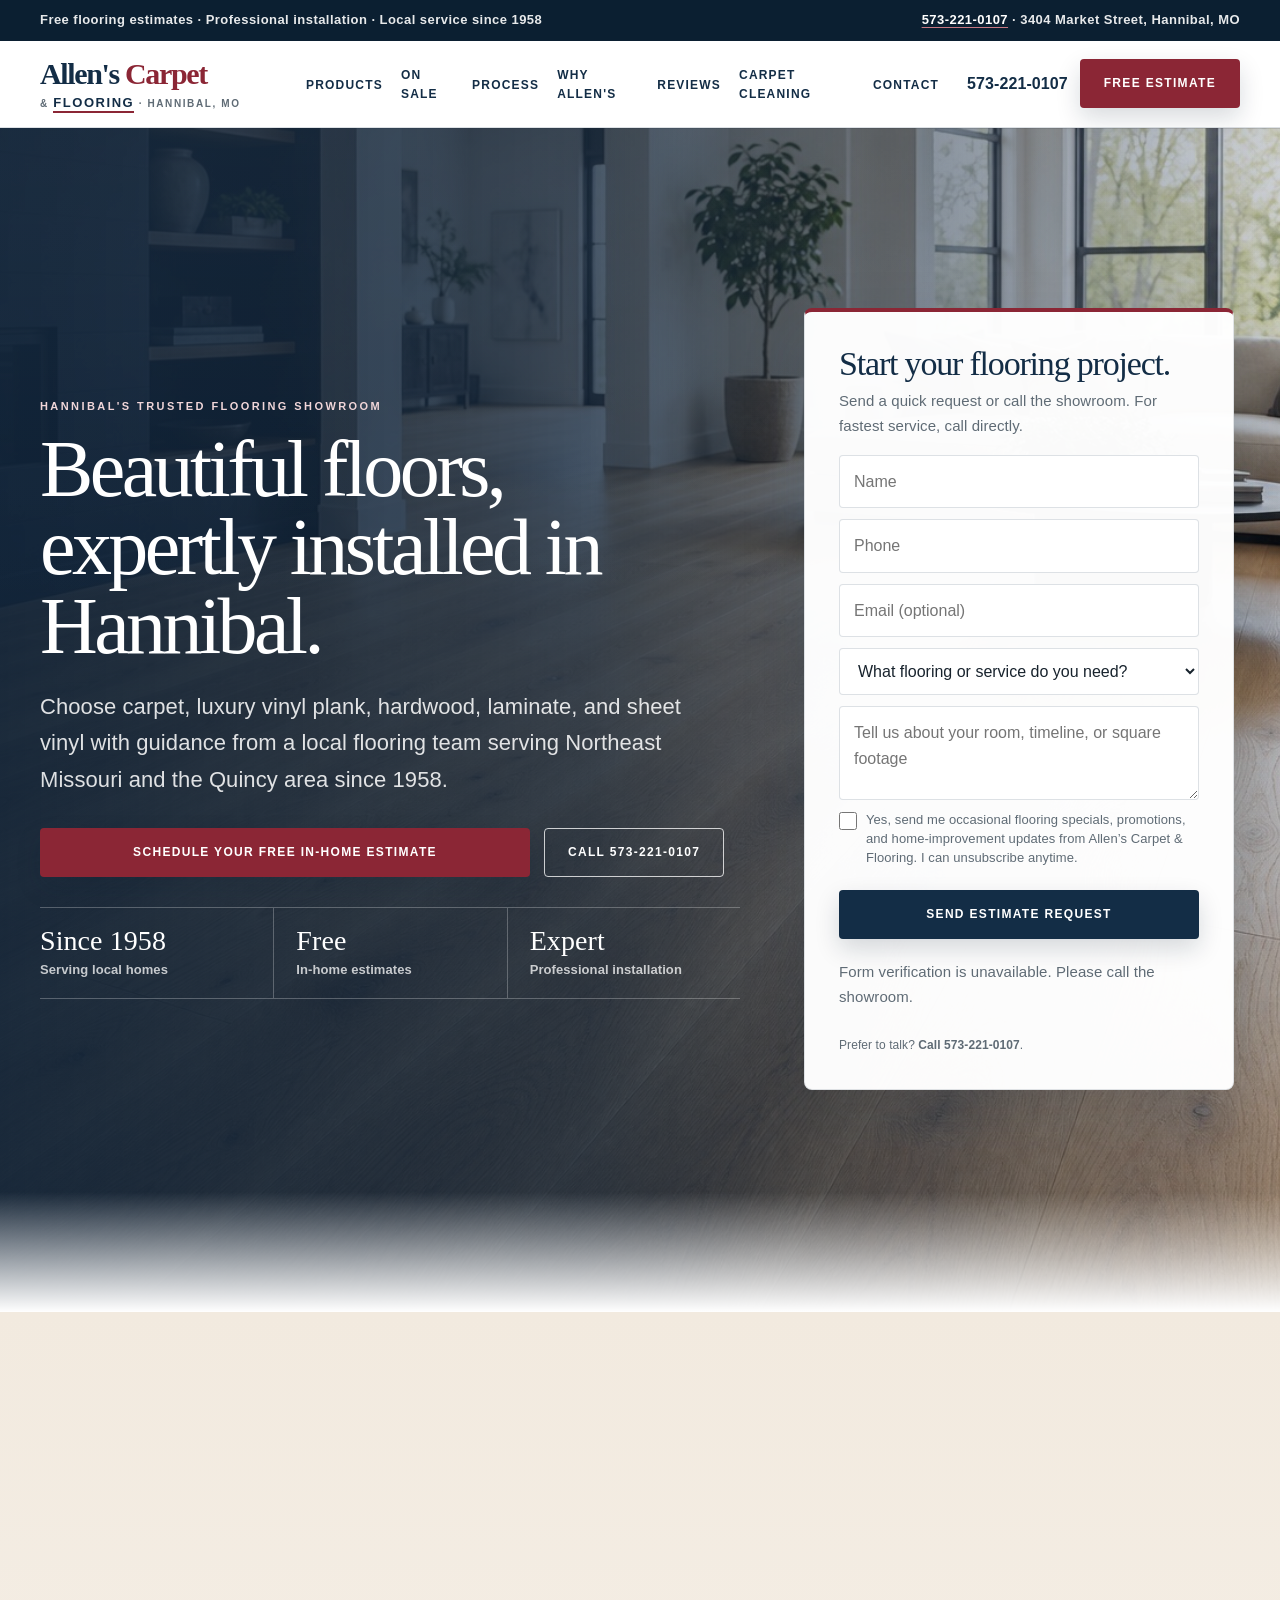
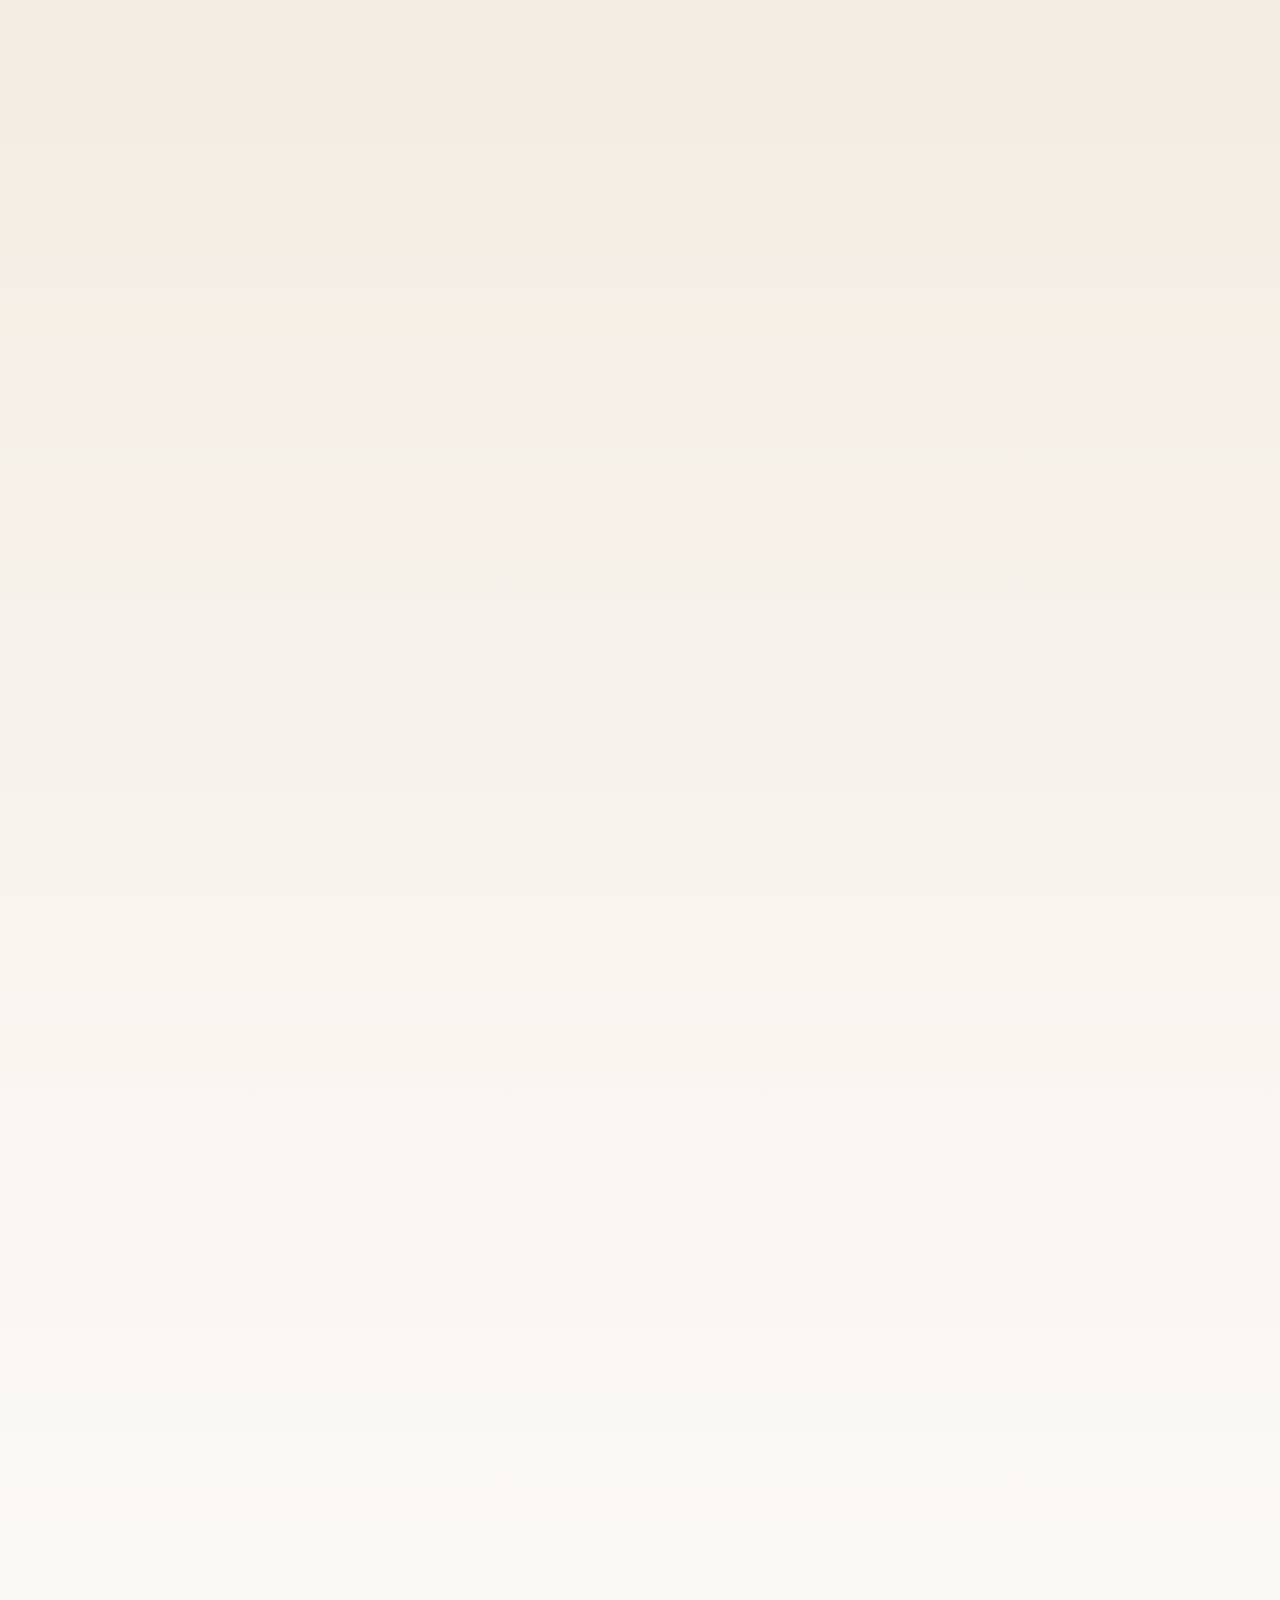
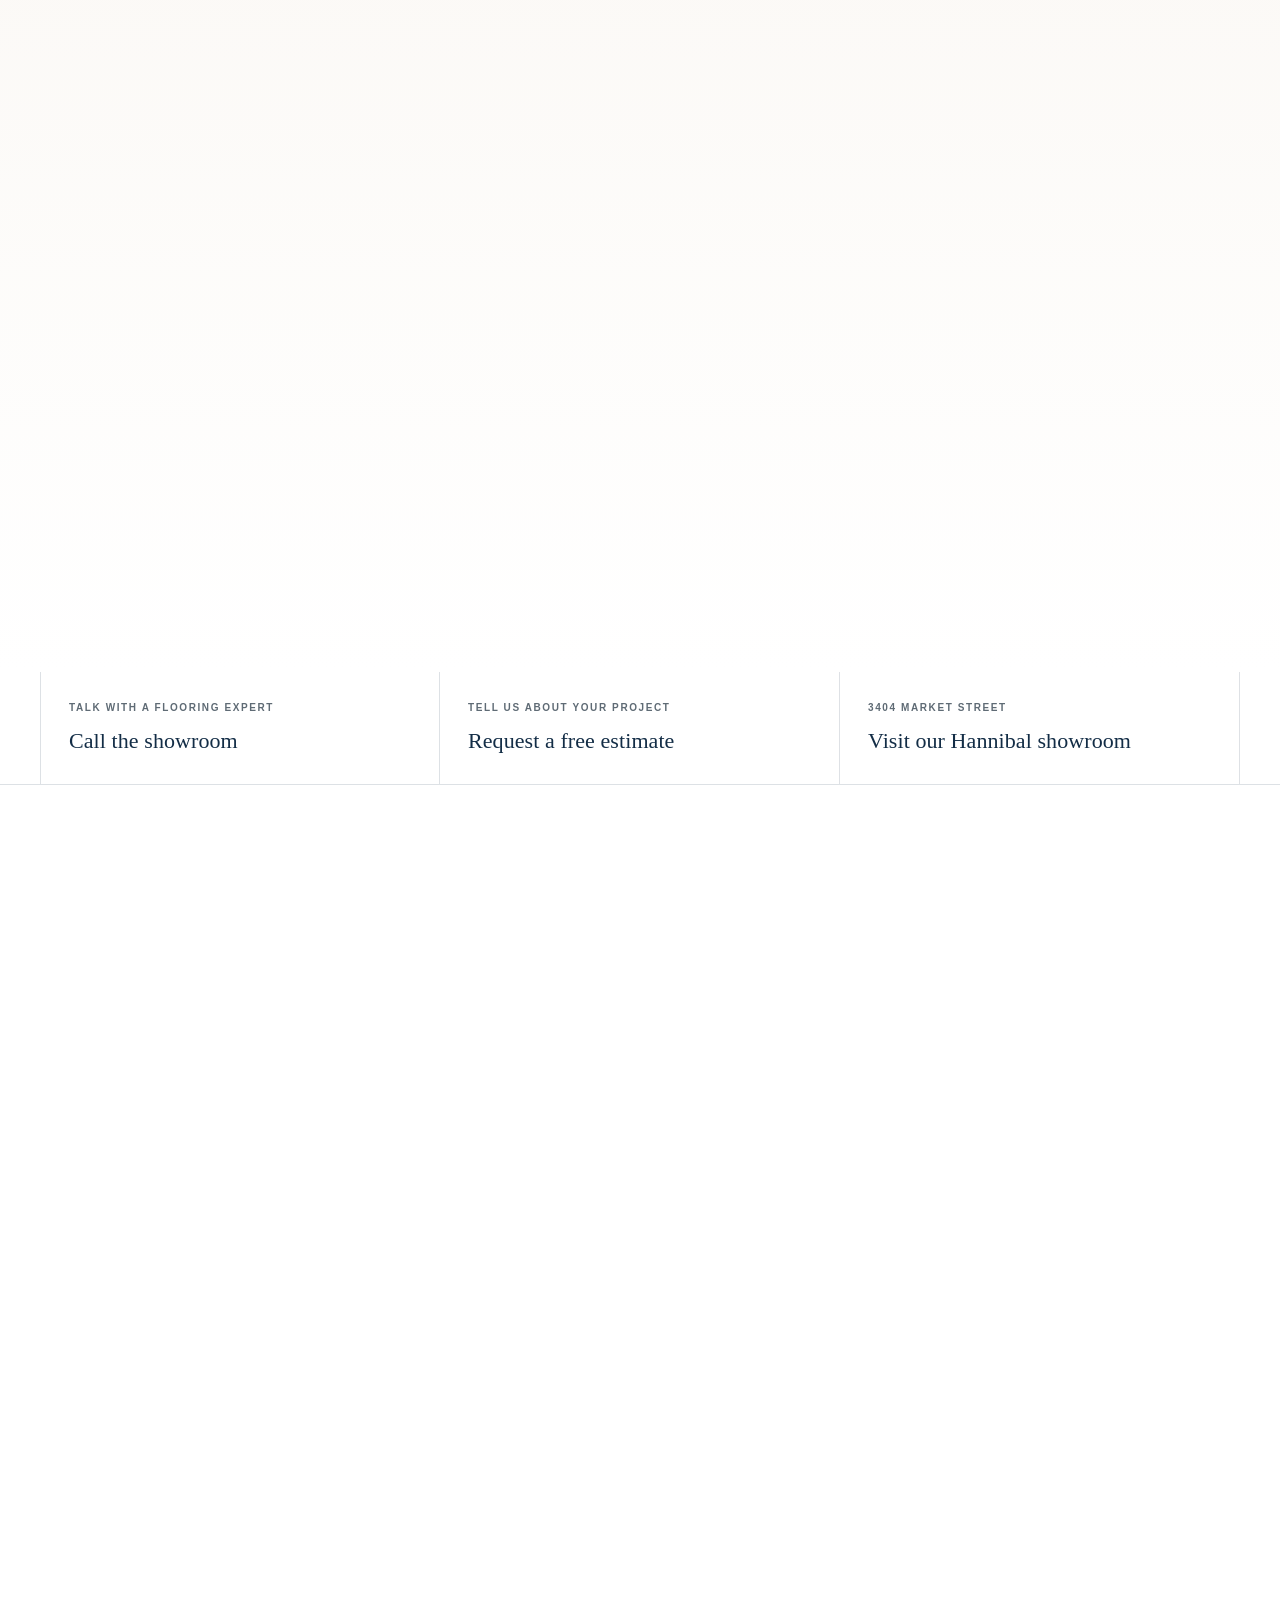
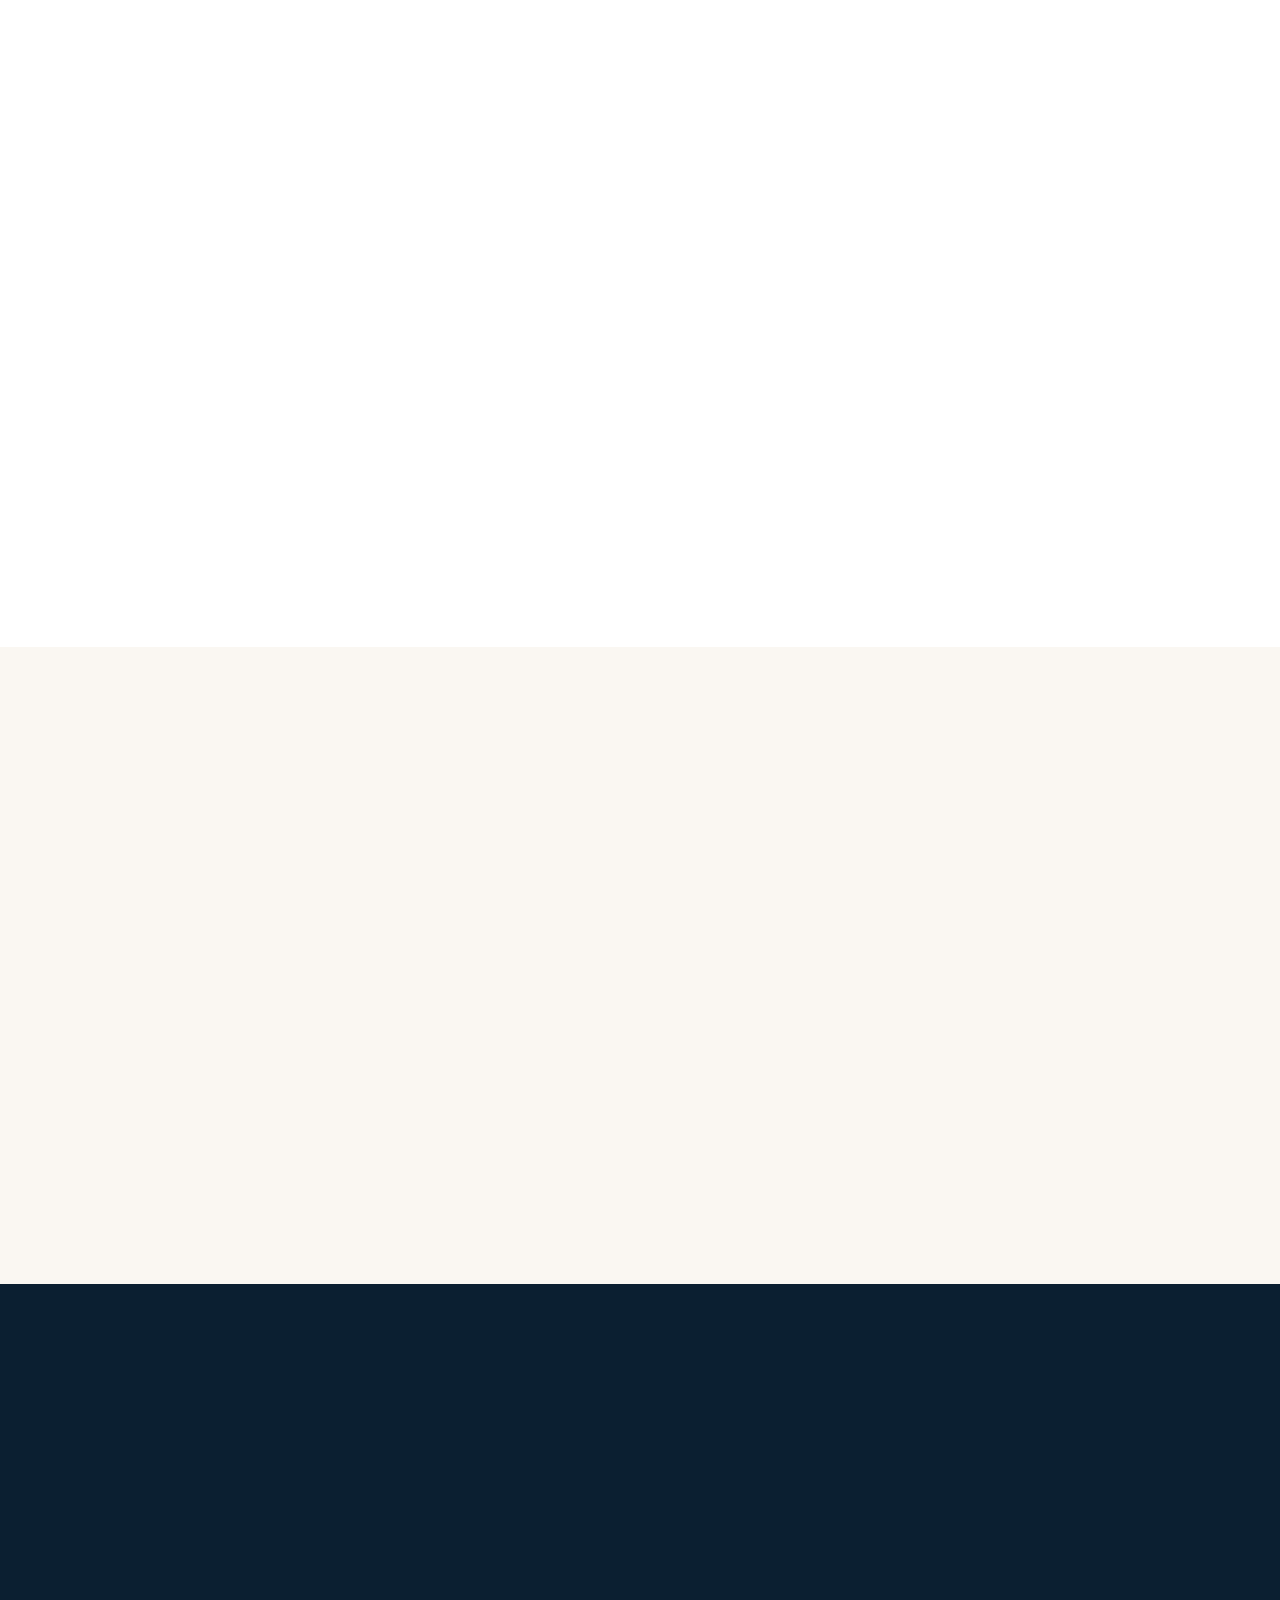
<file: index.html>
<!DOCTYPE html>
<html lang="en">
<head>
  <meta charset="UTF-8" />
  <meta name="viewport" content="width=device-width, initial-scale=1.0" />
  <title>Flooring Store in Hannibal, MO | Allen's Carpet & Flooring</title>
  <meta name="description" content="Shop carpet, luxury vinyl plank, hardwood, laminate and sheet vinyl with professional installation. Free estimates from Allen’s in Hannibal, MO." />
  <meta name="robots" content="index, follow, max-image-preview:large" />
  <meta name="theme-color" content="#132d46" />
  <link rel="canonical" href="https://allenscarpetinc.com/" />
  <link rel="preload" as="image" href="assets/flooring-showroom-hero.jpg" fetchpriority="high" />
  <link rel="icon" href="favicon.ico" sizes="32x32" />
  <link rel="icon" type="image/png" sizes="32x32" href="assets/favicon-32x32.png" />
  <link rel="icon" type="image/png" sizes="512x512" href="assets/favicon.png" />
  <link rel="apple-touch-icon" sizes="180x180" href="assets/apple-touch-icon.png" />
  <meta property="og:title" content="Flooring Store in Hannibal, MO | Allen's Carpet & Flooring" />
  <meta property="og:description" content="Carpet, luxury vinyl plank, hardwood, laminate and sheet vinyl with professional installation from a local flooring store serving Hannibal since 1958." />
  <meta property="og:type" content="website" />
  <meta property="og:url" content="https://allenscarpetinc.com/" />
  <meta property="og:site_name" content="Allen's Carpet & Flooring" />
  <meta property="og:locale" content="en_US" />
  <meta property="og:image" content="https://allenscarpetinc.com/assets/flooring-showroom-hero.jpg" />
  <meta property="og:image:type" content="image/jpeg" />
  <meta property="og:image:width" content="1536" />
  <meta property="og:image:height" content="1024" />
  <meta property="og:image:alt" content="Wide-plank flooring in a bright modern living room" />
  <meta name="twitter:card" content="summary_large_image" />
  <meta name="twitter:title" content="Flooring Store in Hannibal, MO | Allen's Carpet & Flooring" />
  <meta name="twitter:description" content="Carpet, LVP, hardwood, laminate and sheet vinyl with professional installation from a local flooring store serving Hannibal since 1958." />
  <meta name="twitter:image" content="https://allenscarpetinc.com/assets/flooring-showroom-hero.jpg" />
  <meta name="twitter:image:alt" content="Wide-plank flooring in a bright modern living room" />

  <script type="application/ld+json">
  {
    "@context": "https://schema.org",
    "@graph": [
      {
        "@type": ["HomeAndConstructionBusiness", "Store"],
        "@id": "https://allenscarpetinc.com/#business",
        "name": "Allen's Carpet & Flooring Inc.",
        "url": "https://allenscarpetinc.com/",
        "logo": "https://allenscarpetinc.com/assets/favicon.png",
        "image": "https://allenscarpetinc.com/assets/flooring-showroom-hero.jpg",
        "telephone": "+1-573-221-0107",
        "description": "Flooring store and showroom in Hannibal, Missouri offering carpet, luxury vinyl plank, laminate, hardwood, sheet vinyl, professional installation, carpet cleaning, and free estimates.",
        "slogan": "If you stand on it, we stand behind it.",
        "foundingDate": "1958",
        "priceRange": "$$",
        "address": {
          "@type": "PostalAddress",
          "streetAddress": "3404 Market Street",
          "addressLocality": "Hannibal",
          "addressRegion": "MO",
          "postalCode": "63401",
          "addressCountry": "US"
        },
        "geo": {
          "@type": "GeoCoordinates",
          "latitude": 39.7084,
          "longitude": -91.3585
        },
        "hasMap": "https://www.google.com/maps/search/?api=1&query=3404%20Market%20Street%2C%20Hannibal%2C%20MO%2063401",
        "openingHoursSpecification": {
          "@type": "OpeningHoursSpecification",
          "dayOfWeek": ["Monday", "Tuesday", "Wednesday", "Thursday", "Friday"],
          "opens": "08:00",
          "closes": "16:30"
        },
        "areaServed": [
          { "@type": "City", "name": "Hannibal", "addressRegion": "MO" },
          { "@type": "City", "name": "Palmyra", "addressRegion": "MO" },
          { "@type": "City", "name": "New London", "addressRegion": "MO" },
          { "@type": "City", "name": "Monroe City", "addressRegion": "MO" },
          { "@type": "City", "name": "Quincy", "addressRegion": "IL" },
          {
            "@type": "GeoCircle",
            "geoMidpoint": { "@type": "GeoCoordinates", "latitude": 39.7084, "longitude": -91.3585 },
            "geoRadius": 80467
          }
        ],
        "hasOfferCatalog": {
          "@type": "OfferCatalog",
          "name": "Flooring Products and Services",
          "itemListElement": [
            { "@type": "OfferCatalog", "name": "Carpet and Carpet Installation" },
            { "@type": "OfferCatalog", "name": "Luxury Vinyl Plank and LVP Flooring" },
            { "@type": "OfferCatalog", "name": "Laminate Flooring" },
            { "@type": "OfferCatalog", "name": "Hardwood Flooring" },
            { "@type": "OfferCatalog", "name": "Sheet Vinyl Flooring" },
            { "@type": "OfferCatalog", "name": "Flooring Installation" },
            { "@type": "OfferCatalog", "name": "Carpet Cleaning" }
          ]
        },
        "sameAs": ["https://www.facebook.com/allenscarpet"]
      },
      {
        "@type": "WebSite",
        "@id": "https://allenscarpetinc.com/#website",
        "url": "https://allenscarpetinc.com/",
        "name": "Allen's Carpet & Flooring",
        "publisher": { "@id": "https://allenscarpetinc.com/#business" },
        "inLanguage": "en-US"
      },
      {
        "@type": "WebPage",
        "@id": "https://allenscarpetinc.com/#webpage",
        "url": "https://allenscarpetinc.com/",
        "name": "Flooring Store in Hannibal, MO | Allen's Carpet & Flooring",
        "isPartOf": { "@id": "https://allenscarpetinc.com/#website" },
        "about": { "@id": "https://allenscarpetinc.com/#business" },
        "primaryImageOfPage": { "@type": "ImageObject", "url": "https://allenscarpetinc.com/assets/flooring-showroom-hero.jpg" },
        "inLanguage": "en-US"
      }
    ]
  }
  </script>

  <style>
    :root {
      --navy: #17314f;
      --navy-dark: #0f2339;
      --navy-soft: #24496f;
      --cream: #f7f1e8;
      --cream-light: #fbf7f0;
      --sand: #e9dac6;
      --red: #8b1e2d;
      --red-dark: #641522;
      --red-hover: #a5283a;
      --red-soft: #b94a5a;
      --white: #ffffff;
      --ink: #1b2531;
      --muted: #687586;
      --green: #287a54;
      --blue: #245f9e;
      --line: rgba(23, 49, 79, 0.14);
      --shadow: 0 20px 60px rgba(15, 35, 57, 0.18);
      --shadow-soft: 0 14px 34px rgba(15, 35, 57, 0.08);
      --radius: 24px;
      --serif: Georgia, "Times New Roman", serif;
      --sans: Arial, Helvetica, sans-serif;
    }

    * { box-sizing: border-box; margin: 0; padding: 0; }
    html { scroll-behavior: smooth; }
    body { font-family: var(--sans); background: var(--white); color: var(--ink); line-height: 1.6; overflow-x: hidden; }
    a { color: inherit; text-decoration: none; }
    img { max-width: 100%; display: block; }
    button, input, select, textarea { font: inherit; }

    .container { width: min(1200px, calc(100% - 40px)); margin: 0 auto; }

    .top-strip { background: var(--navy-dark); color: rgba(255,255,255,.9); font-size: 14px; font-weight: 800; letter-spacing: .02em; }
    .top-strip .container { display: flex; justify-content: space-between; align-items: center; gap: 18px; padding: 10px 0; flex-wrap: wrap; }
    .top-strip a { color: var(--white); text-decoration: underline; text-decoration-color: var(--red-soft); text-underline-offset: 3px; }

    header { position: sticky; top: 0; z-index: 100; background: rgba(255,255,255,.96); border-bottom: 1px solid var(--line); box-shadow: 0 8px 24px rgba(15,35,57,.08); backdrop-filter: blur(16px); }
    .nav { min-height: 82px; display: flex; align-items: center; justify-content: space-between; gap: 24px; }
    .logo { display: flex; flex-direction: column; line-height: 1.05; min-width: 238px; }
    .logo-main { font-family: var(--serif); font-weight: 800; color: var(--navy); font-size: 28px; letter-spacing: -.03em; }
    .logo-main span { color: var(--red); }
    .logo-sub { color: var(--muted); text-transform: uppercase; font-size: 11px; font-weight: 900; letter-spacing: .13em; margin-top: 5px; }
    .logo-flooring { color: var(--navy); font-size: 13px; letter-spacing: .12em; border-bottom: 2px solid var(--red); padding-bottom: 1px; }
    .nav-links { display: flex; align-items: center; gap: 4px; list-style: none; }
    .nav-links a { display: inline-flex; align-items: center; padding: 11px 12px; color: var(--navy); font-size: 13px; text-transform: uppercase; font-weight: 900; letter-spacing: .08em; border-radius: 999px; transition: background .2s ease, color .2s ease; }
    .nav-links a:hover { background: var(--cream); color: var(--red-hover); }
    .header-actions { display: flex; align-items: center; gap: 12px; flex-shrink: 0; }
    .phone-link { color: var(--navy); font-weight: 900; font-size: 17px; }

    .btn { display: inline-flex; align-items: center; justify-content: center; gap: 8px; padding: 14px 24px; border-radius: 999px; border: 2px solid transparent; font-weight: 900; text-transform: uppercase; letter-spacing: .08em; font-size: 13px; cursor: pointer; transition: transform .18s ease, box-shadow .18s ease, background .18s ease, color .18s ease; text-align: center; }
    .btn:hover { transform: translateY(-2px); }
    .btn-primary { background: var(--red); color: var(--white); box-shadow: 0 14px 30px rgba(139,30,45,.28); }
    .btn-primary:hover { background: var(--red-hover); }
    .btn-primary:active { background: var(--red-dark); }
    .btn-blue { background: var(--navy); color: var(--white); box-shadow: 0 14px 30px rgba(23,49,79,.25); }
    .btn-green { background: var(--green); color: var(--white); box-shadow: 0 14px 30px rgba(40,122,84,.25); }
    .btn-outline { background: transparent; color: var(--white); border-color: rgba(255,255,255,.76); }
    .btn-outline:hover { background: rgba(255,255,255,.12); }
    .btn-outline-dark { background: transparent; color: var(--navy); border-color: var(--navy); }
    .btn-outline-dark:hover { background: var(--navy); color: var(--white); }

    .menu-toggle { display: none; width: 44px; height: 44px; border-radius: 12px; border: 1px solid var(--line); background: var(--white); color: var(--navy); align-items: center; justify-content: center; cursor: pointer; }
    .menu-toggle span, .menu-toggle span::before, .menu-toggle span::after { display: block; width: 22px; height: 2px; background: currentColor; content: ""; position: relative; }
    .menu-toggle span::before { position: absolute; top: -7px; }
    .menu-toggle span::after { position: absolute; top: 7px; }
    .mobile-menu { display: none; border-top: 1px solid var(--line); background: var(--white); padding: 10px 20px 22px; }
    .mobile-menu a { display: block; padding: 12px 6px; border-bottom: 1px solid var(--line); color: var(--navy); font-weight: 900; text-transform: uppercase; font-size: 13px; letter-spacing: .08em; }

    .hero { position: relative; min-height: 720px; color: var(--white); overflow: hidden; background: linear-gradient(90deg, rgba(15,35,57,.92) 0%, rgba(15,35,57,.78) 46%, rgba(15,35,57,.22) 100%), url("assets/flooring-showroom-hero.jpg") center 68%/cover; }
    .hero::after { content: ""; position: absolute; inset: auto 0 0; height: 120px; background: linear-gradient(180deg, rgba(255,255,255,0), var(--white)); pointer-events: none; }
    .hero .container { position: relative; z-index: 2; min-height: 720px; display: grid; grid-template-columns: minmax(0, 720px) minmax(320px, 430px); gap: 44px; align-items: center; padding: 76px 0 118px; }
    .eyebrow { color: var(--red-hover); font-size: 12px; font-weight: 900; text-transform: uppercase; letter-spacing: .18em; margin-bottom: 14px; display: block; }
    .hero .eyebrow, .why .eyebrow, .showroom .eyebrow { color: var(--white); text-shadow: 0 0 18px rgba(185,74,90,.7); }
    .hero h1 { font-family: var(--serif); font-size: clamp(45px, 7vw, 84px); line-height: .96; letter-spacing: -.06em; max-width: 760px; margin-bottom: 24px; }
    .hero h1 em { color: var(--red-soft); font-style: normal; }
    .hero p { font-size: clamp(18px, 2vw, 22px); color: rgba(255,255,255,.86); max-width: 660px; margin-bottom: 30px; }
    .hero-actions { display: flex; gap: 14px; flex-wrap: wrap; margin-bottom: 30px; }
    .hero-proof { display: grid; grid-template-columns: repeat(3, minmax(130px, 1fr)); gap: 12px; max-width: 700px; }
    .proof { background: rgba(255,255,255,.13); border: 1px solid rgba(255,255,255,.18); border-radius: 18px; padding: 15px; backdrop-filter: blur(10px); }
    .proof strong { display: block; font-size: 24px; line-height: 1.05; color: var(--white); }
    .proof span { display: block; color: rgba(255,255,255,.75); font-size: 13px; font-weight: 800; margin-top: 4px; }

    .quote-card { background: rgba(255,255,255,.98); color: var(--ink); border-radius: 28px; padding: 30px; box-shadow: var(--shadow); border-top: 7px solid var(--red); }
    #quoteForm { scroll-margin-top: 100px; }
    .quote-card h2 { font-family: var(--serif); color: var(--navy); font-size: 34px; line-height: 1.04; letter-spacing: -.035em; margin-bottom: 8px; }
    .quote-card p { color: var(--muted); font-size: 15px; margin-bottom: 16px; }
    .quote-card form { display: grid; gap: 11px; }
    input, select, textarea { width: 100%; border: 1px solid var(--line); background: #f8fbff; border-radius: 14px; padding: 13px 14px; color: var(--ink); outline: none; }
    input:focus, select:focus, textarea:focus { border-color: var(--red); box-shadow: 0 0 0 3px rgba(139,30,45,.18); }
    textarea { min-height: 94px; resize: vertical; }
    .marketing-consent { display: flex; align-items: flex-start; gap: 9px; color: var(--muted); font-size: .8125rem; line-height: 1.45; font-weight: 400; cursor: pointer; }
    .marketing-consent input { flex: 0 0 auto; width: 18px; height: 18px; margin: 1px 0 0; padding: 0; accent-color: var(--navy); }
    .form-note { font-size: 12px; color: var(--muted); margin-top: 10px; }

    .quick-actions { background: var(--white); border-bottom: 1px solid var(--line); padding: 20px 0; }
    .quick-grid { display: grid; grid-template-columns: repeat(4, 1fr); gap: 14px; }
    .quick-card { display: flex; align-items: center; gap: 13px; background: var(--cream-light); border: 1px solid var(--line); border-radius: 18px; padding: 16px; font-weight: 900; color: var(--navy); box-shadow: 0 8px 22px rgba(15,35,57,.05); }
    .quick-card span { width: 42px; height: 42px; border-radius: 14px; display: grid; place-items: center; background: var(--cream); color: var(--red); font-weight: 900; flex: 0 0 auto; }

    section { padding: 88px 0; }
    .section-head { display: flex; justify-content: space-between; align-items: end; gap: 32px; margin-bottom: 38px; }
    .section-head h2 { font-family: var(--serif); color: var(--navy); font-size: clamp(36px, 4.7vw, 58px); line-height: 1.02; letter-spacing: -.05em; max-width: 680px; }
    .section-head p { color: var(--muted); font-size: 17px; max-width: 540px; }

    .products { background: var(--white); }
    .product-gallery { display: grid; grid-template-columns: 1.1fr .9fr .9fr; grid-auto-rows: 255px; gap: 18px; }
    .product-tile { position: relative; border-radius: 26px; overflow: hidden; background: var(--photo) center/cover; box-shadow: 0 18px 48px rgba(15,35,57,.14); transition: transform .25s ease; }
    .product-tile:hover { transform: translateY(-5px); }
    .product-tile.large { grid-row: span 2; }
    .product-tile-carpet { background-position: center 62%; }
    .product-tile::after { content: ""; position: absolute; inset: 0; background: linear-gradient(180deg, transparent 25%, rgba(15,35,57,.88)); }
    .product-tile div { position: absolute; z-index: 2; left: 22px; right: 22px; bottom: 22px; color: var(--white); }
    .product-tile h3 { font-family: var(--serif); font-size: 30px; line-height: 1.02; margin-bottom: 6px; }
    .product-tile p { color: rgba(255,255,255,.82); font-size: 15px; font-weight: 800; }

    .sample-preview { background: var(--white); padding: 0 0 88px; }
    .sample-preview-card { display: grid; grid-template-columns: minmax(300px, .8fr) minmax(0, 1.4fr); overflow: hidden; border-radius: 30px; background: var(--navy-dark); color: var(--white); box-shadow: var(--shadow); }
    .sample-preview-visual { position: relative; min-height: 370px; overflow: hidden; background: linear-gradient(145deg, var(--cream), var(--sand)); }
    .sample-preview-visual::before { content: ""; position: absolute; width: 280px; height: 280px; left: 50%; top: 50%; border-radius: 50%; background: rgba(255,255,255,.58); transform: translate(-50%, -50%); }
    .sample-board { position: absolute; left: 50%; top: 50%; width: 154px; height: 245px; border: 8px solid var(--white); border-radius: 18px; box-shadow: 0 20px 45px rgba(15,35,57,.2); transform-origin: center 82%; }
    .sample-board::after { content: ""; position: absolute; left: 14px; right: 14px; bottom: 14px; height: 6px; border-radius: 999px; background: rgba(255,255,255,.7); }
    .sample-board-one { background: repeating-linear-gradient(90deg, #c69b6d 0 34px, #b98758 34px 36px); transform: translate(-84%, -53%) rotate(-15deg); }
    .sample-board-two { background: repeating-linear-gradient(0deg, #a85d4b 0 28px, #8f493c 28px 31px); transform: translate(-50%, -55%) rotate(0deg); }
    .sample-board-three { background: radial-gradient(circle at 35% 30%, rgba(255,255,255,.17) 0 2px, transparent 3px), #526a68; background-size: 12px 12px; transform: translate(-16%, -53%) rotate(15deg); }
    .sample-preview-badge { position: absolute; left: 50%; bottom: 24px; z-index: 2; display: inline-flex; align-items: center; gap: 8px; padding: 9px 14px; border-radius: 999px; background: var(--white); color: var(--navy); font-size: 12px; font-weight: 900; text-transform: uppercase; letter-spacing: .08em; box-shadow: var(--shadow-soft); transform: translateX(-50%); white-space: nowrap; }
    .sample-preview-badge span { display: grid; width: 23px; height: 23px; place-items: center; border-radius: 50%; background: var(--red); color: var(--white); }
    .sample-preview-content { display: flex; flex-direction: column; align-items: flex-start; justify-content: center; padding: clamp(38px, 6vw, 74px); }
    .sample-preview .eyebrow { color: #e9bdc4; }
    .sample-preview h2 { max-width: 700px; font-family: var(--serif); font-size: clamp(40px, 5vw, 64px); line-height: .98; letter-spacing: -.05em; }
    .sample-preview p { max-width: 740px; margin: 22px 0 28px; color: rgba(255,255,255,.78); font-size: 17px; }
    .sample-preview p strong { color: var(--white); }

    .cleaning-feature { background: var(--cream-light); padding: 0 0 88px; }
    .cleaning-card { display: grid; grid-template-columns: minmax(0, 1.15fr) minmax(320px, .85fr); overflow: hidden; border: 1px solid var(--line); border-radius: 30px; background: var(--white); box-shadow: var(--shadow); }
    .cleaning-card img { width: 100%; height: 100%; min-height: 430px; object-fit: cover; }
    .cleaning-copy { display: flex; flex-direction: column; justify-content: center; align-items: flex-start; padding: clamp(34px, 5vw, 64px); }
    .cleaning-copy h2 { color: var(--navy); font-family: var(--serif); font-size: clamp(38px, 4.5vw, 58px); line-height: 1; letter-spacing: -.05em; }
    .cleaning-copy p { margin: 20px 0 26px; color: var(--muted); font-size: 17px; }

    .why { background: var(--navy-dark); color: var(--white); position: relative; overflow: hidden; }
    .why::before { content: ""; position: absolute; inset: 0; background: radial-gradient(circle at 10% 10%, rgba(139,30,45,.3), transparent 30%), radial-gradient(circle at 90% 80%, rgba(255,255,255,.08), transparent 34%); pointer-events: none; }
    .why .container { position: relative; z-index: 2; }
    .why .section-head h2 { color: var(--white); }
    .why .section-head p { color: rgba(255,255,255,.72); }
    .why-grid { display: grid; grid-template-columns: repeat(3, 1fr); gap: 28px; }
    .why-item { border-top: 3px solid var(--red-soft); padding-top: 28px; }
    .why-item h3 { font-family: var(--serif); font-size: 28px; line-height: 1.05; margin-bottom: 12px; }
    .why-item p { color: rgba(255,255,255,.7); font-size: 16px; }

    .process { background: var(--cream-light); }
    .process-grid { display: grid; grid-template-columns: repeat(3, 1fr); gap: 18px; }
    .step { background: var(--white); border: 1px solid var(--line); border-radius: var(--radius); padding: 28px; box-shadow: var(--shadow-soft); }
    .step-number { width: 46px; height: 46px; border-radius: 50%; display: grid; place-items: center; background: var(--red); color: var(--white); font-weight: 900; margin-bottom: 15px; }
    .step h3 { font-family: var(--serif); color: var(--navy); font-size: 25px; line-height: 1.1; margin-bottom: 8px; }
    .step p { color: var(--muted); }

    .specials { background: linear-gradient(180deg, var(--cream), #fff); }
    .sale-grid { display: grid; grid-template-columns: repeat(3, 1fr); gap: 18px; }
    .sale-card { background: var(--white); border: 1px solid var(--line); border-radius: 22px; padding: 24px; box-shadow: var(--shadow-soft); display: grid; gap: 8px; }
    .sale-badge { justify-self: start; background: var(--navy); color: var(--white); border-radius: 999px; padding: 6px 11px; font-size: 11px; text-transform: uppercase; font-weight: 900; letter-spacing: .08em; }
    .sale-badge.accent { background: var(--red); }
    .sale-card h3 { font-family: var(--serif); color: var(--navy); font-size: 24px; line-height: 1.12; }
    .price { color: var(--red); font-size: 28px; font-weight: 900; }
    .was { color: var(--muted); font-size: 14px; text-decoration: line-through; margin-left: 8px; font-weight: 600; }
    .sale-card p { color: var(--muted); font-size: 15px; }

    .reviews { background: var(--white); }
    .review-grid { display: grid; grid-template-columns: repeat(3, 1fr); gap: 20px; }
    .review-card { background: var(--cream); border: 1px solid var(--line); border-radius: 24px; padding: 28px; }
    .rating { display: flex; align-items: center; gap: 12px; color: var(--red); font-size: 22px; margin-bottom: 14px; }
    .review-card p { color: var(--ink); font-size: 16px; font-style: italic; margin-bottom: 18px; }
    .review-card strong { color: var(--navy); }

    .service-area { background: var(--white); border-top: 1px solid var(--line); border-bottom: 1px solid var(--line); }
    .area-grid { display: grid; grid-template-columns: .92fr 1.08fr; gap: 30px; align-items: center; }
    .area-list { display: grid; grid-template-columns: repeat(2, 1fr); gap: 12px; }
    .area-list div { background: var(--cream-light); border: 1px solid var(--line); border-radius: 16px; padding: 15px; font-weight: 900; color: var(--navy); }

    .showroom { background: linear-gradient(90deg, rgba(15,35,57,.94), rgba(15,35,57,.8)), url("https://images.unsplash.com/photo-1600121848594-d8644e57abab?auto=format&fit=crop&w=1600&q=82") center/cover; color: var(--white); text-align: center; }
    .showroom h2 { font-family: var(--serif); font-size: clamp(40px, 5vw, 68px); line-height: .98; letter-spacing: -.055em; margin-bottom: 16px; }
    .showroom p { color: rgba(255,255,255,.82); font-size: 19px; max-width: 760px; margin: 0 auto 28px; }
    .contact-points { display: flex; justify-content: center; gap: 18px; flex-wrap: wrap; margin-top: 24px; color: rgba(255,255,255,.82); font-weight: 800; }
    .map-options { background: var(--cream-light); padding: 24px 0; scroll-margin-top: 100px; }
    .map-options .container { display: flex; align-items: center; justify-content: space-between; gap: 20px; flex-wrap: wrap; }
    .map-options strong { color: var(--navy); font-size: 18px; }
    .map-options p { color: var(--muted); margin-top: 4px; }
    .map-links { display: flex; gap: 12px; flex-wrap: wrap; }
    .map-link { display: inline-flex; align-items: center; justify-content: center; min-height: 48px; padding: 12px 18px; border: 2px solid var(--navy); border-radius: 999px; color: var(--navy); font-weight: 800; text-align: center; }
    .map-link:hover { background: var(--navy); color: var(--white); }
    .map-link:focus-visible { outline: 3px solid var(--red); outline-offset: 4px; }
    .map { height: 360px; overflow: hidden; }
    .map iframe { width: 100%; height: 100%; border: 0; display: block; }

    footer { background: var(--navy-dark); color: rgba(255,255,255,.72); padding: 58px 0 24px; }
    .footer-grid { display: grid; grid-template-columns: 1.4fr 1fr 1fr 1fr; gap: 34px; margin-bottom: 36px; }
    .footer-logo { font-family: var(--serif); color: var(--white); font-size: 28px; font-weight: 800; line-height: 1.05; margin-bottom: 12px; }
    .footer-logo span { color: var(--red-soft); }
    .footer-tag { color: rgba(255,255,255,.58); max-width: 320px; margin-bottom: 16px; font-style: italic; }
    .footer-heading { color: var(--white); font-size: 12px; text-transform: uppercase; letter-spacing: .15em; font-weight: 900; margin-bottom: 14px; }
    .footer-links { display: grid; gap: 8px; font-size: 14px; }
    .footer-links a, .footer-links span { color: rgba(255,255,255,.65); }
    .footer-links a:hover { color: var(--white); text-decoration: underline; text-decoration-color: var(--red-soft); text-underline-offset: 3px; }
    .footer-bottom { border-top: 1px solid rgba(255,255,255,.12); padding-top: 20px; display: flex; justify-content: space-between; flex-wrap: wrap; gap: 12px; font-size: 13px; color: rgba(255,255,255,.48); }

    .mobile-sticky { display: none; position: fixed; left: 10px; right: 10px; bottom: 10px; z-index: 200; grid-template-columns: 1fr 1fr; gap: 10px; }
    .mobile-sticky a { padding: 15px 10px; border-radius: 16px; color: var(--white); font-weight: 900; text-align: center; box-shadow: 0 14px 30px rgba(15,35,57,.3); }
    .mobile-sticky a:first-child { background: var(--green); }
    .mobile-sticky a:last-child { background: var(--navy); }

    @media (max-width: 1060px) {
      .nav-links, .phone-link { display: none; }
      .menu-toggle { display: inline-flex; }
      .mobile-menu.open { display: block; }
      .hero .container, .area-grid { grid-template-columns: 1fr; }
      .quote-card { max-width: 580px; }
      .quick-grid { grid-template-columns: repeat(2, 1fr); }
      .product-gallery { grid-template-columns: 1fr 1fr; }
      .why-grid, .sale-grid, .review-grid, .process-grid { grid-template-columns: 1fr; }
      .footer-grid { grid-template-columns: 1fr 1fr; }
    }

    @media (max-width: 850px) {
      .sample-preview-card { grid-template-columns: 1fr; }
      .cleaning-card { grid-template-columns: 1fr; }
      .cleaning-card img { min-height: 300px; }
      .sample-preview-visual { min-height: 300px; }
      .sample-board { width: 132px; height: 205px; }
      .sample-preview-content { padding: 44px; }
    }

    @media (max-width: 720px) {
      .top-strip { display: none; }
      .container { width: min(100% - 28px, 1200px); }
      .nav { min-height: 72px; }
      .logo { min-width: 0; }
      .logo-main { font-size: 22px; }
      .logo-sub { font-size: 10px; letter-spacing: .1em; }
      .logo-flooring { font-size: 11px; }
      .logo-location { display: none; }
      .header-actions .btn-primary { display: none; }
      #quoteForm { scroll-margin-top: 88px; }
      .hero { min-height: auto; }
      .hero .container { min-height: auto; padding: 60px 0 84px; }
      .hero-proof, .quick-grid, .area-list { grid-template-columns: 1fr; }
      .hero-actions .btn { width: 100%; }
      section { padding: 62px 0; }
      .section-head { display: block; }
      .section-head p { margin-top: 12px; }
      .product-gallery { grid-template-columns: 1fr; grid-auto-rows: 250px; }
      .product-tile.large { grid-row: auto; }
      .sample-preview { padding-bottom: 62px; }
      .sample-preview-card { border-radius: 24px; }
      .sample-preview-visual { min-height: 260px; }
      .sample-board { width: 112px; height: 178px; border-width: 6px; }
      .sample-preview-badge { bottom: 18px; }
      .sample-preview-content { padding: 34px 24px 38px; }
      .sample-preview-content .btn { width: 100%; }
      .footer-grid { grid-template-columns: 1fr; }
      .mobile-sticky { display: grid; }
      body { padding-bottom: 78px; }
    }
  </style>
  <link rel="stylesheet" href="assets/scheduling.css" />
  <link rel="stylesheet" href="assets/premium.css" />
</head>

<body>
  <a class="skip-link" href="#top">Skip to main content</a>
  <div class="top-strip">
    <div class="container">
      <div>Free flooring estimates · Professional installation · Local service since 1958</div>
      <div><a href="tel:5732210107">573-221-0107</a> · 3404 Market Street, Hannibal, MO</div>
    </div>
  </div>

  <header>
    <div class="container nav">
      <a href="#top" class="logo" aria-label="Allen's Carpet and Flooring home">
        <span class="logo-main">Allen's <span>Carpet</span></span>
        <span class="logo-sub">&amp; <span class="logo-flooring">FLOORING</span><span class="logo-location"> · Hannibal, MO</span></span>
      </a>

      <ul class="nav-links" aria-label="Primary navigation">
        <li><a href="#products">Products</a></li>
        <li><a href="#specials">On Sale</a></li>
        <li><a href="#process">Process</a></li>
        <li><a href="#why">Why Allen's</a></li>
        <li><a href="#reviews">Reviews</a></li>
        <li><a href="/carpet-cleaning">Carpet Cleaning</a></li>
        <li><a href="/contact">Contact</a></li>
      </ul>

      <div class="header-actions">
        <a class="phone-link" href="tel:5732210107">573-221-0107</a>
        <a class="btn btn-primary" href="#quoteForm">Free Estimate</a>
        <button class="menu-toggle" id="menuToggle" type="button" aria-controls="mobileMenu" aria-label="Open navigation" aria-expanded="false"><span></span></button>
      </div>
    </div>

    <nav class="mobile-menu" id="mobileMenu" aria-label="Mobile navigation">
      <a href="#products">Products</a>
      <a href="#specials">On Sale</a>
      <a href="#process">Process</a>
      <a href="#why">Why Allen's</a>
      <a href="#reviews">Reviews</a>
      <a href="/carpet-cleaning">Carpet Cleaning</a>
      <a href="/contact">Contact</a>
      <a href="/contact#schedule">Schedule a Free Estimate</a>
      <a href="tel:5732210107">Call 573-221-0107</a>
    </nav>
  </header>

  <main id="top">
    <section class="hero" id="quote">
      <div class="container">
        <div>
          <span class="eyebrow">Hannibal's trusted flooring showroom</span>
          <h1>Beautiful floors, expertly installed in Hannibal.</h1>
          <p>Choose carpet, luxury vinyl plank, hardwood, laminate, and sheet vinyl with guidance from a local flooring team serving Northeast Missouri and the Quincy area since 1958.</p>

          <div class="hero-actions">
            <a class="btn btn-primary scheduling-cta" href="/contact#schedule">Schedule Your Free In-Home Estimate</a>
            <a class="btn btn-outline" href="tel:5732210107">Call 573-221-0107</a>
          </div>

          <div class="hero-proof">
            <div class="proof"><strong>Since 1958</strong><span>Serving local homes</span></div>
            <div class="proof"><strong>Free</strong><span>In-home estimates</span></div>
            <div class="proof"><strong>Expert</strong><span>Professional installation</span></div>
          </div>
        </div>

        <aside class="quote-card" id="quoteForm">
          <h2>Start your flooring project.</h2>
          <p>Send a quick request or call the showroom. For fastest service, call directly.</p>
          <form action="/api/contact" method="post" data-contact-form autocomplete="on">
            <input type="text" name="Name" placeholder="Name" autocomplete="name" maxlength="100" required />
            <input type="tel" name="Phone" placeholder="Phone" autocomplete="tel" inputmode="tel" maxlength="30" required />
            <input type="email" name="Email" placeholder="Email (optional)" aria-label="Email (optional)" autocomplete="email" inputmode="email" maxlength="254" />
            <select name="Flooring Type" required>
              <option value="">What flooring or service do you need?</option>
              <option>Carpet</option>
              <option>Carpet Cleaning</option>
              <option>Luxury Vinyl Plank</option>
              <option>Hardwood</option>
              <option>Laminate</option>
              <option>Sheet Vinyl</option>
              <option>Not sure yet</option>
            </select>
            <textarea name="Project Details" maxlength="3000" placeholder="Tell us about your room, timeline, or square footage"></textarea>
            <label class="marketing-consent">
              <input type="checkbox" name="Marketing Consent" value="yes" />
              <span>Yes, send me occasional flooring specials, promotions, and home-improvement updates from Allen’s Carpet &amp; Flooring. I can unsubscribe anytime.</span>
            </label>
            <input type="hidden" name="Form Source" value="/" />
            <input type="text" name="Website" tabindex="-1" autocomplete="off" aria-hidden="true" hidden />
            <div data-turnstile-widget></div>
            <button class="btn btn-blue" type="submit">Send Estimate Request</button>
            <p class="form-note" data-form-status role="status" aria-live="polite" hidden></p>
          </form>
          <div class="form-note">Prefer to talk? <a href="tel:5732210107"><strong>Call 573-221-0107</strong></a>.</div>
        </aside>
      </div>
    </section>

    <section class="specials" id="specials">
      <div class="container">
        <div class="section-head">
          <div>
            <span class="eyebrow">In-stock savings</span>
            <h2>Current in-stock flooring specials.</h2>
          </div>
          <p>These discounts apply to select in-stock inventory only; special orders are excluded. Inventory changes daily, so call or stop by for current availability.</p>
        </div>

        <div class="sale-grid">
          <article class="sale-card">
            <span class="sale-badge">50% Off Carpet</span>
            <h3>Mohawk Frieze - 65 oz. Cloud-Walk</h3>
            <div class="price">$2.29 s/f</div>
            <p>Premium frieze carpet with soft comfort and durable everyday performance.</p>
          </article>

          <article class="sale-card">
            <span class="sale-badge accent">60% Off LVP</span>
            <h3>Mohawk Commercial LVP - 22mil 6mm</h3>
            <div class="price">$1.89 s/f <span class="was">$3.98</span></div>
            <p>Commercial-grade luxury vinyl for high-traffic rooms and busy households.</p>
          </article>

          <article class="sale-card">
            <span class="sale-badge">Everyday Special</span>
            <h3>Free 8 lb. Carpet Pad</h3>
            <div class="price">Free</div>
            <p>Free 8 lb. carpet pad with select Mohawk SmartStrand carpet purchases. Ask for details.</p>
          </article>
        </div>

        <div style="text-align:center;margin-top:34px;">
          <a class="btn btn-outline-dark" href="tel:5732210107">Call About Sale Items</a>
        </div>
      </div>
    </section>

    <div class="quick-actions">
      <div class="container quick-grid">
        <a class="quick-card" href="tel:5732210107"><small>Talk with a flooring expert</small><strong>Call the showroom</strong></a>
        <a class="quick-card" href="#quoteForm"><small>Tell us about your project</small><strong>Request a free estimate</strong></a>
        <a class="quick-card" href="#mapDirections"><small>3404 Market Street</small><strong>Visit our Hannibal showroom</strong></a>
      </div>
    </div>

    <section class="products" id="products">
      <div class="container">
        <div class="section-head">
          <div>
            <span class="eyebrow">Distinctive products</span>
            <h2>Flooring solutions for every room.</h2>
          </div>
          <p>Shop carpet, hardwood, luxury vinyl plank (LVP), laminate, and sheet vinyl at our Hannibal, MO flooring showroom, serving Northeast Missouri and the Quincy, IL area.</p>
        </div>

        <div class="product-gallery">
          <a class="product-tile product-tile-carpet large" id="carpet" href="#quoteForm">
            <img src="assets/product-carpet.jpg" alt="" loading="lazy" decoding="async" width="1024" height="1536" />
            <div><h3>Carpet</h3><p>Soft, warm, family-friendly comfort.</p></div>
          </a>
          <a class="product-tile" id="hardwood" href="#quoteForm">
            <img src="assets/product-hardwood.jpg" alt="" loading="lazy" decoding="async" width="1402" height="1122" />
            <div><h3>Hardwood</h3><p>Timeless beauty and lasting value.</p></div>
          </a>
          <a class="product-tile" id="lvp" href="#quoteForm">
            <img src="assets/product-lvp.jpg" alt="" loading="lazy" decoding="async" width="1122" height="1402" />
            <div><h3>LVP</h3><p>Water-resistant performance with natural style.</p></div>
          </a>
          <a class="product-tile" id="laminate" href="#quoteForm">
            <img src="assets/product-laminate.jpg" alt="" loading="lazy" decoding="async" width="1122" height="1402" />
            <div><h3>Laminate</h3><p>Practical durability with a polished finish.</p></div>
          </a>
          <a class="product-tile" id="sheet-vinyl" href="#quoteForm">
            <img src="assets/product-sheet-vinyl.jpg" alt="" loading="lazy" decoding="async" width="1402" height="1122" />
            <div><h3>Sheet Vinyl</h3><p>Easy care, water-resistant, and budget-friendly.</p></div>
          </a>
        </div>
      </div>
    </section>

    <section class="sample-preview" aria-labelledby="sample-preview-heading">
      <div class="container">
        <div class="sample-preview-card">
          <div class="sample-preview-visual" aria-hidden="true">
            <span class="sample-board sample-board-one"><img src="assets/product-hardwood.jpg" alt="" loading="lazy" decoding="async" width="1402" height="1122" /></span>
            <span class="sample-board sample-board-two"><img src="assets/product-lvp.jpg" alt="" loading="lazy" decoding="async" width="1122" height="1402" /></span>
            <span class="sample-board sample-board-three"><img src="assets/product-carpet.jpg" alt="" loading="lazy" decoding="async" width="1024" height="1536" /></span>
            <span class="sample-preview-badge"><span>✓</span> Take-home samples</span>
          </div>
          <div class="sample-preview-content">
            <span class="eyebrow">Find the right fit</span>
            <h2 id="sample-preview-heading">See It in Your Home Before You Decide</h2>
            <p>Our showroom has thousands of flooring samples available to explore. <strong>Borrow your favorites and take them home</strong> to see how the colors, textures, and styles look with your lighting, furniture, and décor before making your final decision.</p>
            <a class="btn btn-primary" href="/contact">Visit Our Showroom</a>
          </div>
        </div>
      </div>
    </section>

    <section class="process" id="process">
      <div class="container">
        <div class="section-head">
          <div>
            <span class="eyebrow">Simple process</span>
            <h2>From first call to finished floor.</h2>
          </div>
          <p>A clear next step helps customers move forward without confusion or pressure.</p>
        </div>

        <div class="process-grid">
          <div class="step"><div class="step-number">1</div><h3>Call or request an estimate</h3><p>Tell us what room you are working on and what type of flooring you are considering.</p></div>
          <div class="step"><div class="step-number">2</div><h3>Choose your flooring</h3><p>Visit the showroom, compare samples, and get help finding the right product for your home.</p></div>
          <div class="step"><div class="step-number">3</div><h3>Get it installed</h3><p>Our installation team completes the project so your home looks finished and ready to enjoy.</p></div>
        </div>
      </div>
    </section>

    <section class="why" id="why">
      <div class="container">
        <div class="section-head">
          <div>
            <span class="eyebrow">Why choose Allen's?</span>
            <h2>Quality, expertise, and local service.</h2>
          </div>
          <p>If you stand on it, we stand behind it. Allen's has built its reputation one floor, one home, and one customer at a time.</p>
        </div>

        <div class="why-grid">
          <article class="why-item">
            <h3>Superior Quality</h3>
            <p>Trusted flooring brands and practical products selected for beauty, durability, and everyday performance.</p>
          </article>
          <article class="why-item">
            <h3>Trusted Expertise</h3>
            <p>Helpful guidance comparing flooring options, understanding what works in each room, and planning the installation.</p>
          </article>
          <article class="why-item">
            <h3>Locally Owned</h3>
            <p>A local Hannibal business serving homeowners throughout Northeast Missouri and Western Illinois.</p>
          </article>
        </div>
      </div>
    </section>

    <section class="cleaning-feature" aria-labelledby="cleaning-feature-heading">
      <div class="container">
        <div class="cleaning-card">
          <img src="assets/carpet-cleaning-family-room.jpg" alt="Family-room carpet shown before and after professional cleaning" loading="lazy" decoding="async" width="1774" height="887" />
          <div class="cleaning-copy">
            <span class="eyebrow">Now offering carpet cleaning</span>
            <h2 id="cleaning-feature-heading">Refresh the carpet you already love.</h2>
            <p>Professional carpet cleaning can lift everyday soil, improve the look of busy pathways, and help rooms feel cared for again. See examples and learn what to expect.</p>
            <a class="btn btn-primary" href="/carpet-cleaning">Explore Carpet Cleaning</a>
          </div>
        </div>
      </div>
    </section>

    <section class="reviews" id="reviews">
      <div class="container">
        <div class="section-head">
          <div>
            <span class="eyebrow">Real Google reviews</span>
            <h2>Trusted by Hannibal and beyond.</h2>
          </div>
          <p>Customers consistently mention helpful service, fair pricing, quality products, and professional installation.</p>
        </div>

        <div class="review-grid">
          <article class="review-card">
            <div class="rating">★★★★★ <strong style="color:var(--navy);font-size:16px;">Google Review</strong></div>
            <p>"The flooring is great as is the customer service and pricing. Great people and great customer service. I highly recommend!"</p>
            <strong>- Robin K</strong>
          </article>
          <article class="review-card">
            <div class="rating">★★★★★ <strong style="color:var(--navy);font-size:16px;">Google Review</strong></div>
            <p>"Very good people. They gave me a heck of a deal come see these guys. Very good customer service highly recommend."</p>
            <strong>- Daniel D. Myers Jr.</strong>
          </article>
          <article class="review-card">
            <div class="rating">★★★★★ <strong style="color:var(--navy);font-size:16px;">Google Review</strong></div>
            <p>"Allen’s Carpet did a great job. Easy to work with and nice people. Products they installed are excellent."</p>
            <strong>- Linda Palmer</strong>
          </article>
          <article class="review-card">
            <div class="rating">★★★★★ <strong style="color:var(--navy);font-size:16px;">Google Review</strong></div>
            <p>"Great service, great people."</p>
            <strong>- Mike B</strong>
          </article>
          <article class="review-card">
            <div class="rating">★★★★★ <strong style="color:var(--navy);font-size:16px;">Google Review</strong></div>
            <p>"Very knowledgeable, friendly, and helpful service."</p>
            <strong>- Luke Colletti</strong>
          </article>
          <article class="review-card">
            <div class="rating">★★★★★ <strong style="color:var(--navy);font-size:16px;">Google Review</strong></div>
            <p>"Always helpful and go above and beyond! A++++"</p>
            <strong>- HF Homestead</strong>
          </article>
        </div>

        <div style="text-align:center;margin-top:34px;">
          <a class="btn btn-outline-dark" href="https://g.page/r/CVj0Cnybq_9vEAE/review" target="_blank" rel="noopener">Leave a Google Review</a>
        </div>
      </div>
    </section>

    <section id="areas" class="service-area">
      <div class="container area-grid">
        <div class="section-head" style="display:block;margin-bottom:0;">
          <span class="eyebrow">Service areas</span>
          <h2>Serving Hannibal and the surrounding area since 1958.</h2>
          <p style="margin-top:14px;">Visit the showroom in Hannibal or call to discuss flooring projects in Northeast Missouri and Western Illinois.</p>
        </div>

        <div class="area-list">
          <div>Hannibal, MO</div>
          <div>Palmyra, MO</div>
          <div>New London, MO</div>
          <div>Monroe City, MO</div>
          <div>Quincy, IL Area</div>
          <div>50-Mile Service Radius</div>
        </div>
      </div>
    </section>

    <section class="showroom" id="showroom">
      <div class="container">
        <span class="eyebrow">Shop flooring in Hannibal, MO</span>
        <h2>Let one of our flooring experts help.</h2>
        <p>Visit Allen's Carpet & Flooring at 3404 Market Street in Hannibal, Missouri, or call today for a free carpet or flooring installation estimate on luxury vinyl, hardwood, LVP, or laminate.</p>

        <div class="hero-actions" style="justify-content:center;">
          <a class="btn btn-primary" href="#quoteForm">Request a Free Estimate</a>
          <a class="btn btn-outline" href="tel:5732210107">Call 573-221-0107</a>
        </div>

        <div class="contact-points">
          <span>3404 Market Street, Hannibal, MO 63401</span>
          <span>•</span>
          <span>Monday - Friday: 8:00 am - 4:30 pm</span>
          <span>•</span>
          <span>Weekend or evening appointments available by call</span>
        </div>
      </div>
    </section>

    <div class="map-options" id="mapDirections">
      <div class="container">
        <div>
          <strong>Get directions to our showroom</strong>
          <p>3404 Market Street, Hannibal, MO 63401</p>
        </div>
        <nav class="map-links" aria-label="Showroom directions">
          <a class="map-link" href="https://www.google.com/maps/dir/?api=1&amp;destination=3404%20Market%20Street%2C%20Hannibal%2C%20MO%2063401" target="_blank" rel="noopener">Open in Google Maps</a>
          <a class="map-link" href="https://maps.apple.com/?daddr=3404%20Market%20Street%2C%20Hannibal%2C%20MO%2063401" target="_blank" rel="noopener">Open in Apple Maps</a>
        </nav>
      </div>
    </div>

    <div class="map" aria-label="Allen's Carpet & Flooring location map">
      <iframe
        src="https://www.google.com/maps?q=3404%20Market%20Street%20Hannibal%20MO%2063401&output=embed"
        title="Allen's Carpet & Flooring map"
        loading="lazy"
        referrerpolicy="no-referrer-when-downgrade">
      </iframe>
    </div>
  </main>

  <footer>
    <div class="container">
      <div class="footer-grid">
        <div>
          <div class="footer-logo">Allen's <span>Carpet</span><br>& Flooring</div>
          <p class="footer-tag">"If you stand on it, we stand behind it."</p>
          <div class="footer-links">
            <a href="tel:5732210107">573-221-0107</a>
            <span>3404 Market Street, Hannibal, MO 63401</span>
          </div>
        </div>

        <div>
          <div class="footer-heading">Shop</div>
          <div class="footer-links">
            <a href="#carpet">Carpet</a>
            <a href="/carpet-cleaning">Carpet Cleaning</a>
            <a href="#lvp">Luxury Vinyl</a>
            <a href="#hardwood">Hardwood</a>
            <a href="#lvp">LVP</a>
            <a href="#laminate">Laminate</a>
          </div>
        </div>

        <div>
          <div class="footer-heading">Get Started</div>
          <div class="footer-links">
            <a href="#quoteForm">Request a Quote</a>
            <a href="#specials">On Sale</a>
            <a href="#reviews">Reviews</a>
            <a href="https://www.facebook.com/allenscarpet" target="_blank" rel="noopener">Facebook</a>
          </div>
        </div>

        <div>
          <div class="footer-heading">Hours</div>
          <div class="footer-links">
            <span>Mon - Fri: 8:00 am - 4:30 pm</span>
            <span>Saturday: By appointment</span>
            <span>Sunday: By appointment</span>
            <a href="tel:5732210107">Call for weekend or evening appointments</a>
          </div>
        </div>
      </div>

      <div class="footer-bottom">
        <span>© <span id="year"></span> Allen's Carpet & Flooring Inc. All Rights Reserved.</span>
        <span>Serving a 50-mile radius across Missouri and Illinois</span>
      </div>
    </div>
  </footer>

  <div class="mobile-sticky scheduling-mobile" aria-label="Quick contact options">
    <a href="tel:5732210107">Call Now</a>
    <a href="#quoteForm">Free Estimate</a>
    <a href="/contact#schedule" aria-label="Schedule your free in-home estimate">Schedule</a>
  </div>

  <script>
    document.getElementById('year').textContent = new Date().getFullYear();
  </script>
  <script src="assets/navigation.js" defer></script>
  <script src="assets/contact-form.js" defer></script>
</body>
</html>
</file>
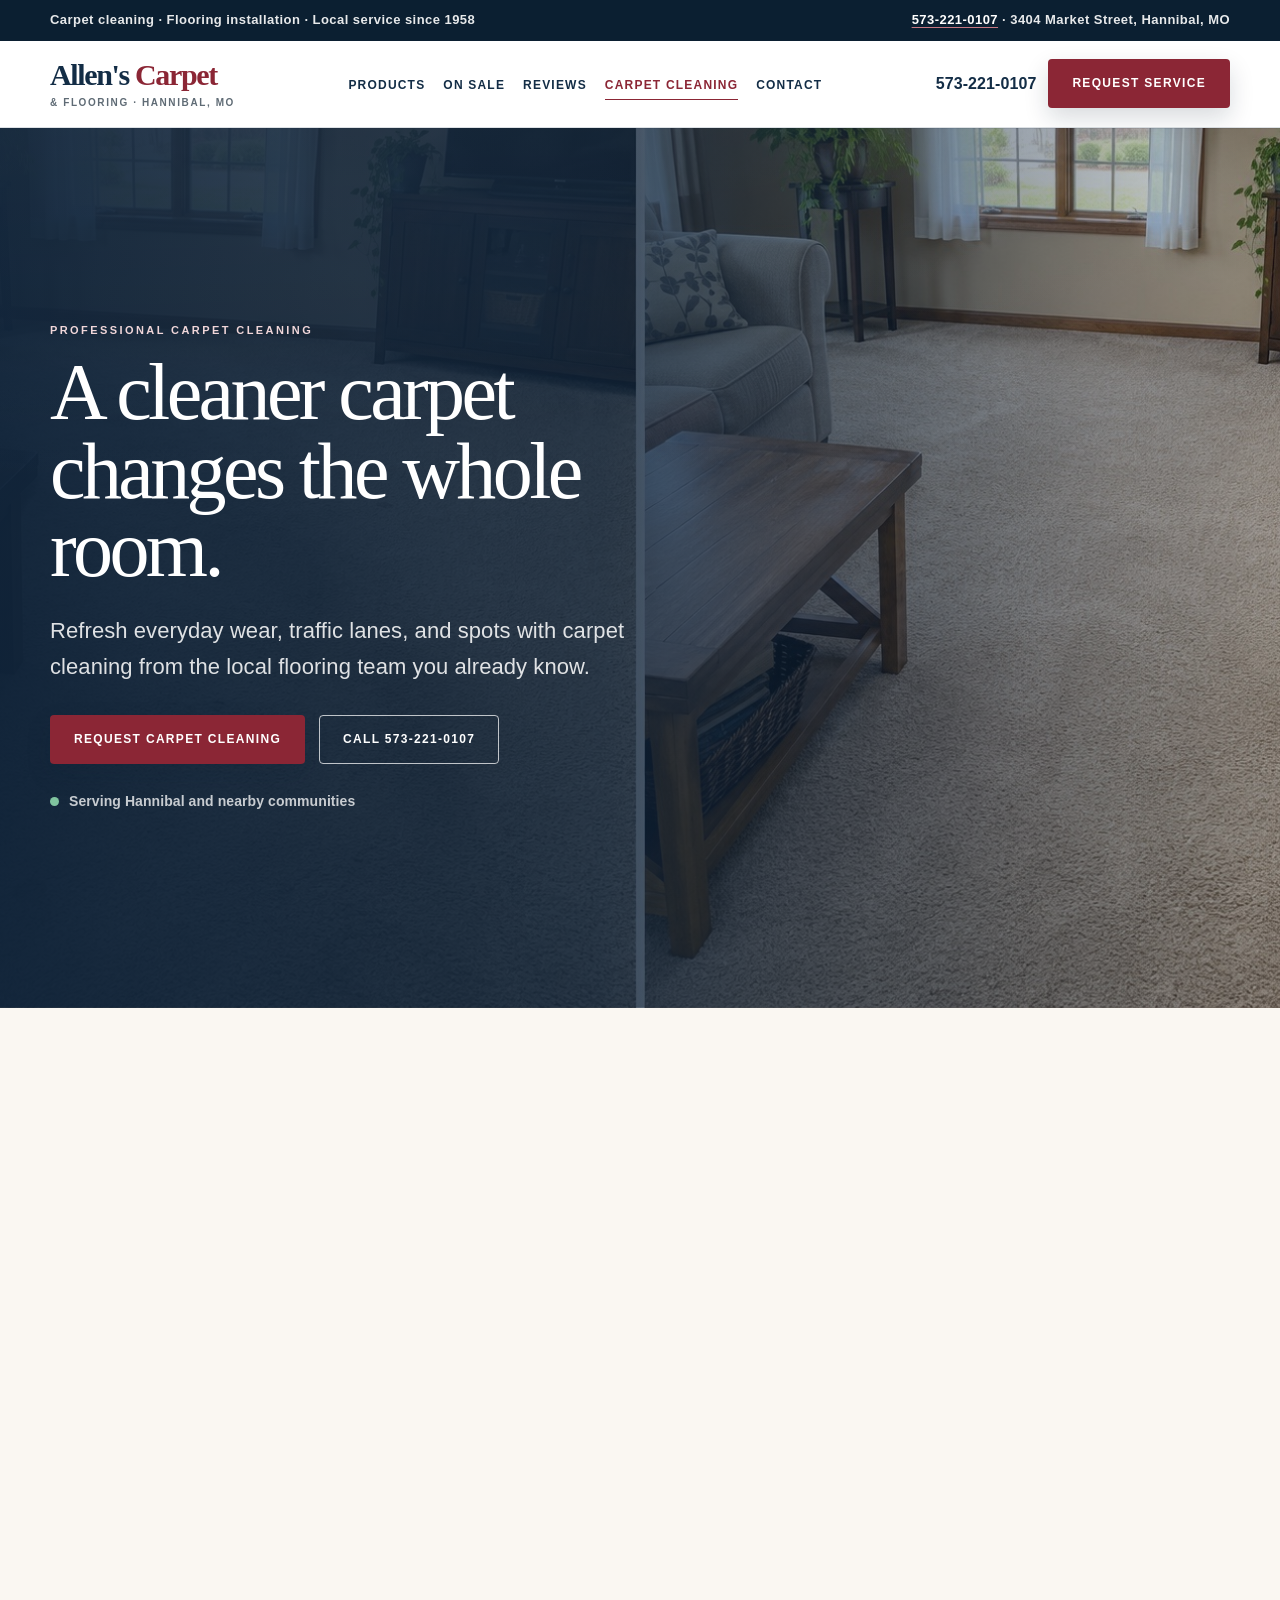
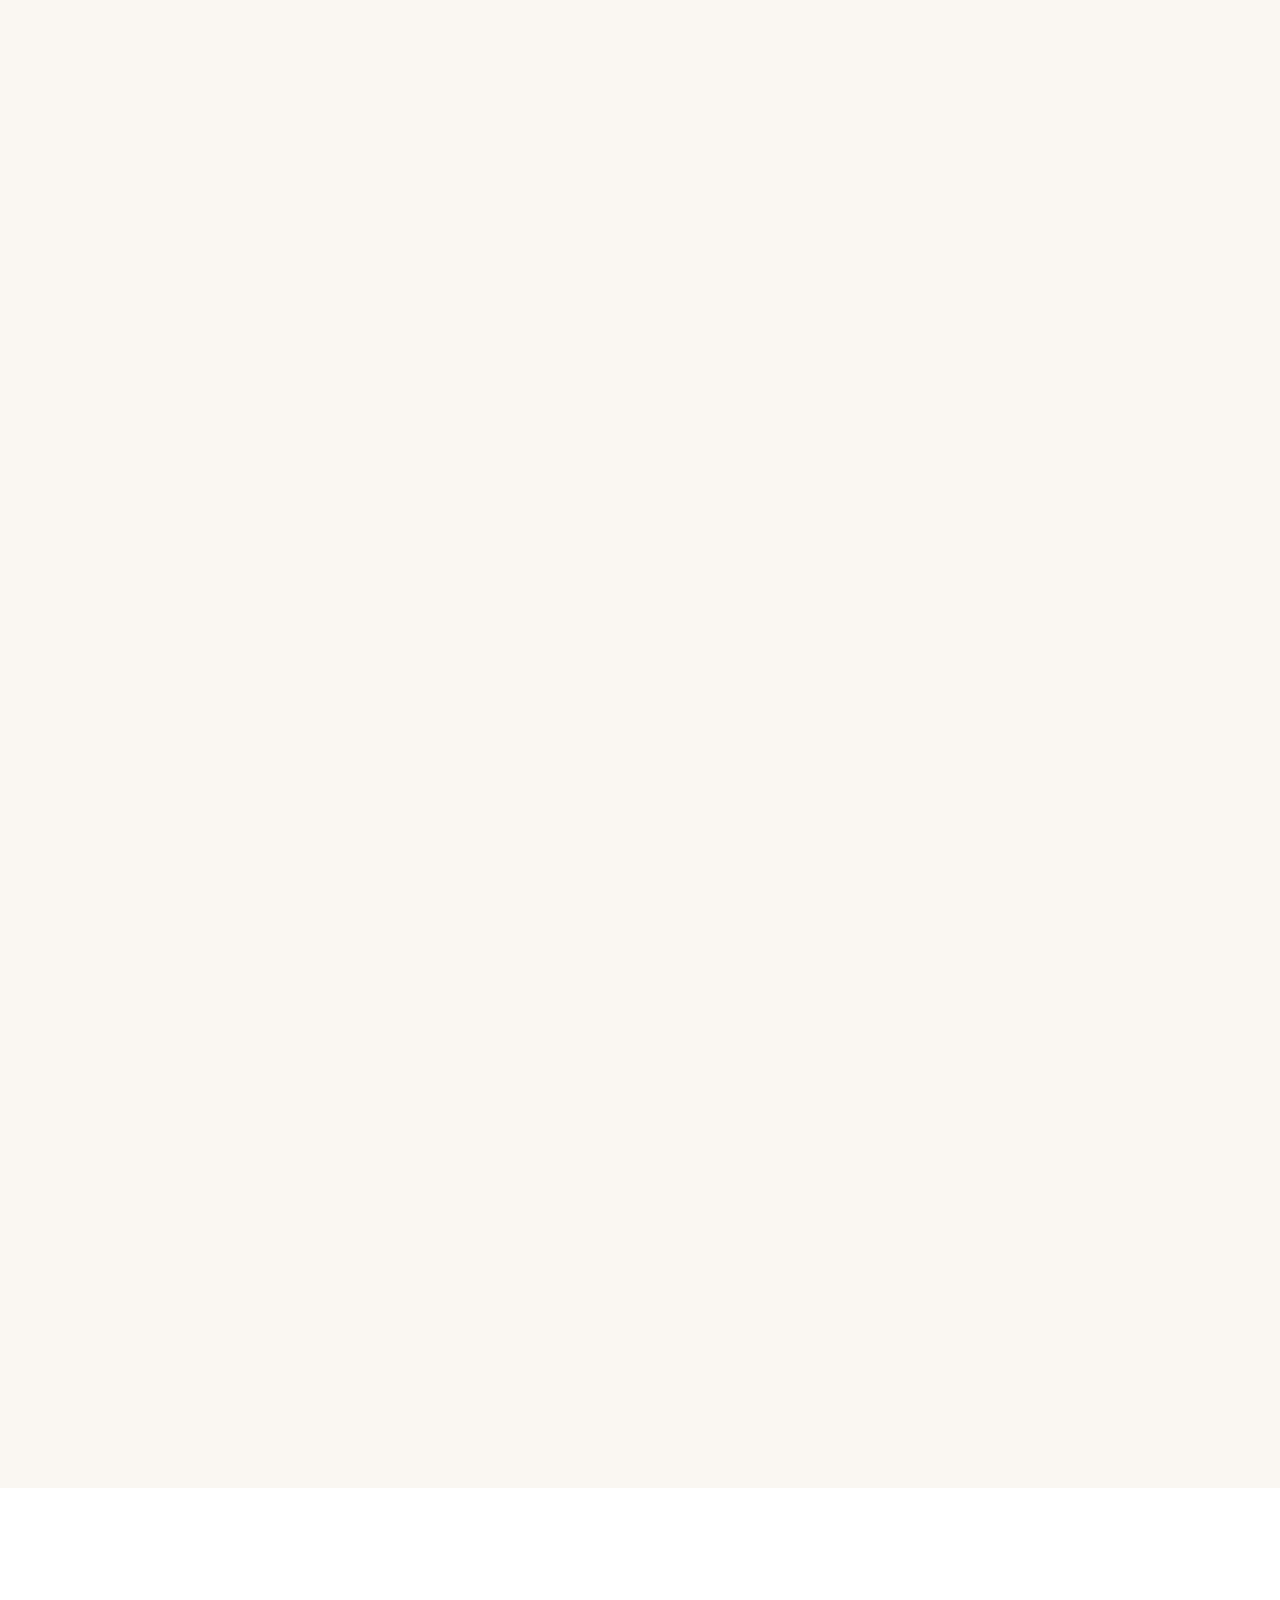
<file: carpet-cleaning.html>
<!DOCTYPE html>
<html lang="en">
<head>
  <meta charset="UTF-8" />
  <meta name="viewport" content="width=device-width, initial-scale=1.0" />
  <title>Carpet Cleaning in Hannibal, MO | Allen's Carpet & Flooring</title>
  <meta name="description" content="Professional carpet cleaning from Allen’s Carpet & Flooring in Hannibal, Missouri. See before-and-after results and request service for your home." />
  <meta name="robots" content="index, follow, max-image-preview:large" />
  <meta name="theme-color" content="#132d46" />
  <link rel="canonical" href="https://allenscarpetinc.com/carpet-cleaning" />
  <link rel="preload" as="image" href="assets/carpet-cleaning-family-room.jpg" fetchpriority="high" />
  <link rel="icon" href="favicon.ico" sizes="32x32" />
  <link rel="icon" type="image/png" sizes="32x32" href="assets/favicon-32x32.png" />
  <link rel="apple-touch-icon" sizes="180x180" href="assets/apple-touch-icon.png" />
  <meta property="og:title" content="Carpet Cleaning in Hannibal, MO | Allen's Carpet & Flooring" />
  <meta property="og:description" content="Refresh tired carpet with professional cleaning from a local flooring team." />
  <meta property="og:type" content="website" />
  <meta property="og:url" content="https://allenscarpetinc.com/carpet-cleaning" />
  <meta property="og:site_name" content="Allen's Carpet & Flooring" />
  <meta property="og:locale" content="en_US" />
  <meta property="og:image" content="https://allenscarpetinc.com/assets/carpet-cleaning-family-room.jpg" />
  <meta property="og:image:width" content="1774" />
  <meta property="og:image:height" content="887" />
  <meta property="og:image:alt" content="Family-room carpet shown before and after cleaning" />
  <meta name="twitter:card" content="summary_large_image" />
  <meta name="twitter:title" content="Carpet Cleaning in Hannibal, MO | Allen's Carpet & Flooring" />
  <meta name="twitter:description" content="Refresh tired carpet with professional cleaning from a local Hannibal flooring team." />
  <meta name="twitter:image" content="https://allenscarpetinc.com/assets/carpet-cleaning-family-room.jpg" />

  <script type="application/ld+json">
  {
    "@context": "https://schema.org",
    "@graph": [
      {
        "@type": "Service",
        "@id": "https://allenscarpetinc.com/carpet-cleaning#service",
        "name": "Residential Carpet Cleaning",
        "serviceType": "Carpet cleaning",
        "description": "Professional residential carpet cleaning in Hannibal, Missouri and nearby communities.",
        "url": "https://allenscarpetinc.com/carpet-cleaning",
        "provider": {
          "@type": "HomeAndConstructionBusiness",
          "@id": "https://allenscarpetinc.com/#business",
          "name": "Allen's Carpet & Flooring Inc.",
          "telephone": "+1-573-221-0107",
          "url": "https://allenscarpetinc.com/"
        },
        "areaServed": [
          { "@type": "City", "name": "Hannibal", "addressRegion": "MO" },
          { "@type": "AdministrativeArea", "name": "Northeast Missouri" },
          { "@type": "AdministrativeArea", "name": "Western Illinois" }
        ]
      },
      {
        "@type": "WebPage",
        "@id": "https://allenscarpetinc.com/carpet-cleaning#webpage",
        "url": "https://allenscarpetinc.com/carpet-cleaning",
        "name": "Carpet Cleaning in Hannibal, MO | Allen's Carpet & Flooring",
        "isPartOf": { "@id": "https://allenscarpetinc.com/#website" },
        "about": { "@id": "https://allenscarpetinc.com/carpet-cleaning#service" },
        "breadcrumb": { "@id": "https://allenscarpetinc.com/carpet-cleaning#breadcrumb" },
        "inLanguage": "en-US"
      },
      {
        "@type": "BreadcrumbList",
        "@id": "https://allenscarpetinc.com/carpet-cleaning#breadcrumb",
        "itemListElement": [
          { "@type": "ListItem", "position": 1, "name": "Home", "item": "https://allenscarpetinc.com/" },
          { "@type": "ListItem", "position": 2, "name": "Carpet Cleaning", "item": "https://allenscarpetinc.com/carpet-cleaning" }
        ]
      },
      {
        "@type": "FAQPage",
        "@id": "https://allenscarpetinc.com/carpet-cleaning#faq",
        "mainEntity": [
          {
            "@type": "Question",
            "name": "Can every stain be removed?",
            "acceptedAnswer": { "@type": "Answer", "text": "Not every spot responds the same way. Carpet fiber, age, the source of the stain, and past treatments all affect the result." }
          },
          {
            "@type": "Question",
            "name": "Can you clean stairs and hallways?",
            "acceptedAnswer": { "@type": "Answer", "text": "Yes. Tell us which rooms, halls, stairs, or landings need attention when you request service." }
          },
          {
            "@type": "Question",
            "name": "How should I prepare?",
            "acceptedAnswer": { "@type": "Answer", "text": "When you contact us, we will explain what to move and what can stay in place based on the rooms being cleaned." }
          },
          {
            "@type": "Question",
            "name": "Do you clean carpet outside Hannibal?",
            "acceptedAnswer": { "@type": "Answer", "text": "Allen's serves Hannibal and communities across the surrounding Northeast Missouri and Western Illinois area. Call to confirm availability for your address." }
          }
        ]
      }
    ]
  }
  </script>

  <style>
    :root {
      --navy: #17314f;
      --navy-dark: #0f2339;
      --cream: #f7f1e8;
      --cream-light: #fbf7f0;
      --red: #8b1e2d;
      --red-hover: #a5283a;
      --red-soft: #b94a5a;
      --white: #fff;
      --ink: #1b2531;
      --muted: #687586;
      --line: rgba(23,49,79,.14);
      --shadow: 0 20px 60px rgba(15,35,57,.16);
      --shadow-soft: 0 14px 34px rgba(15,35,57,.08);
      --serif: Georgia, "Times New Roman", serif;
      --sans: Arial, Helvetica, sans-serif;
    }
    * { box-sizing: border-box; margin: 0; padding: 0; }
    html { scroll-behavior: smooth; }
    body { font-family: var(--sans); color: var(--ink); background: var(--white); line-height: 1.6; overflow-x: hidden; }
    a { color: inherit; text-decoration: none; }
    img { display: block; max-width: 100%; }
    .container { width: min(1180px, calc(100% - 40px)); margin: 0 auto; }
    .top-strip { background: var(--navy-dark); color: rgba(255,255,255,.9); font-size: 14px; font-weight: 800; }
    .top-strip .container { display: flex; justify-content: space-between; gap: 18px; padding: 10px 0; flex-wrap: wrap; }
    .top-strip a { color: var(--white); text-decoration: underline; text-decoration-color: var(--red-soft); text-underline-offset: 3px; }
    header { position: sticky; top: 0; z-index: 20; background: rgba(255,255,255,.96); border-bottom: 1px solid var(--line); box-shadow: 0 8px 24px rgba(15,35,57,.08); backdrop-filter: blur(16px); }
    .nav { min-height: 82px; display: flex; align-items: center; justify-content: space-between; gap: 24px; }
    .logo { display: flex; flex-direction: column; line-height: 1.05; }
    .logo-main { font-family: var(--serif); font-weight: 800; color: var(--navy); font-size: 28px; letter-spacing: -.03em; }
    .logo-main span { color: var(--red); }
    .logo-sub { margin-top: 5px; color: var(--muted); font-size: 11px; font-weight: 900; letter-spacing: .13em; text-transform: uppercase; }
    .nav-links { display: flex; align-items: center; gap: 4px; list-style: none; }
    .nav-links a { display: inline-flex; padding: 11px 12px; border-radius: 999px; color: var(--navy); font-size: 13px; font-weight: 900; letter-spacing: .07em; text-transform: uppercase; }
    .nav-links a:hover { background: var(--cream); color: var(--red); }
    .nav-links a[aria-current="page"] { color: var(--red); }
    .header-actions { display: flex; align-items: center; gap: 12px; }
    .phone-link { color: var(--navy); font-weight: 900; }
    .menu-toggle { display: none; width: 44px; height: 44px; border: 1px solid var(--line); border-radius: 12px; background: var(--white); color: var(--navy); align-items: center; justify-content: center; cursor: pointer; }
    .menu-toggle span, .menu-toggle span::before, .menu-toggle span::after { position: relative; display: block; width: 22px; height: 2px; background: currentColor; content: ""; }
    .menu-toggle span::before { position: absolute; top: -7px; }
    .menu-toggle span::after { position: absolute; top: 7px; }
    .mobile-menu { display: none; padding: 10px 20px 22px; border-top: 1px solid var(--line); background: var(--white); }
    .mobile-menu a { display: block; padding: 12px 6px; border-bottom: 1px solid var(--line); color: var(--navy); font-size: 13px; font-weight: 900; letter-spacing: .08em; text-transform: uppercase; }
    .btn { display: inline-flex; align-items: center; justify-content: center; padding: 14px 24px; border: 2px solid transparent; border-radius: 999px; font-size: 13px; font-weight: 900; letter-spacing: .08em; text-align: center; text-transform: uppercase; transition: transform .18s ease, background .18s ease; }
    .btn:hover { transform: translateY(-2px); }
    .btn-primary { color: var(--white); background: var(--red); box-shadow: 0 14px 30px rgba(139,30,45,.28); }
    .btn-primary:hover { background: var(--red-hover); }
    .btn-outline { color: var(--white); border-color: rgba(255,255,255,.72); }
    .btn-outline:hover { background: rgba(255,255,255,.12); }
    .eyebrow { display: block; margin-bottom: 14px; color: var(--red); font-size: 12px; font-weight: 900; letter-spacing: .18em; text-transform: uppercase; }

    .hero { position: relative; min-height: 670px; overflow: hidden; color: var(--white); background: linear-gradient(90deg, rgba(15,35,57,.97) 0%, rgba(15,35,57,.82) 47%, rgba(15,35,57,.18) 100%), url("assets/carpet-cleaning-family-room.jpg") center/cover; }
    .hero .container { min-height: 670px; display: flex; align-items: center; padding: 90px 0; }
    .hero-copy { max-width: 670px; }
    .hero .eyebrow { color: #f0cbd1; }
    h1 { font-family: var(--serif); font-size: clamp(50px, 7vw, 82px); line-height: .96; letter-spacing: -.06em; }
    .hero p { max-width: 620px; margin: 24px 0 30px; color: rgba(255,255,255,.86); font-size: clamp(18px, 2vw, 22px); }
    .actions { display: flex; gap: 14px; flex-wrap: wrap; }
    .hero-note { display: inline-flex; align-items: center; gap: 10px; margin-top: 26px; color: rgba(255,255,255,.76); font-size: 14px; font-weight: 800; }
    .hero-note::before { width: 9px; height: 9px; border-radius: 50%; background: #80c49f; content: ""; }

    section { padding: 88px 0; }
    .section-head { display: flex; justify-content: space-between; align-items: end; gap: 36px; margin-bottom: 38px; }
    .section-head h2, .intro h2, .cta h2 { font-family: var(--serif); color: var(--navy); font-size: clamp(38px, 5vw, 62px); line-height: 1; letter-spacing: -.05em; }
    .section-head p { max-width: 520px; color: var(--muted); font-size: 17px; }
    .intro { background: var(--cream-light); }
    .intro-grid { display: grid; grid-template-columns: .9fr 1.1fr; gap: 70px; align-items: center; }
    .intro p { margin-top: 20px; color: var(--muted); font-size: 18px; }
    .benefits { display: grid; grid-template-columns: 1fr 1fr; gap: 14px; }
    .benefit { min-height: 150px; padding: 24px; border: 1px solid var(--line); border-radius: 22px; background: var(--white); box-shadow: var(--shadow-soft); }
    .benefit strong { display: block; margin-bottom: 8px; color: var(--navy); font-family: var(--serif); font-size: 24px; line-height: 1.05; }
    .benefit span { color: var(--muted); }

    .results { background: var(--white); }
    .result-grid { display: grid; grid-template-columns: 1fr; gap: 28px; }
    .result-card { overflow: hidden; border: 1px solid var(--line); border-radius: 26px; background: var(--white); box-shadow: var(--shadow-soft); }
    .result-image { position: relative; }
    .result-image img { width: 100%; height: auto; object-fit: contain; }
    .result-labels { position: absolute; inset: 16px 16px auto; display: grid; grid-template-columns: 1fr 1fr; gap: 16px; pointer-events: none; }
    .result-labels span { justify-self: start; padding: 7px 11px; border-radius: 999px; color: var(--white); background: rgba(15,35,57,.84); font-size: 11px; font-weight: 900; letter-spacing: .1em; text-transform: uppercase; backdrop-filter: blur(8px); }
    .result-labels span:last-child { justify-self: end; background: rgba(40,122,84,.9); }
    .result-card figcaption { padding: 19px 22px 22px; color: var(--muted); }
    .result-card figcaption strong { display: block; margin-bottom: 4px; color: var(--navy); font-family: var(--serif); font-size: 25px; }
    .gallery-note { margin-top: 22px; color: var(--muted); font-size: 13px; }

    .process { color: var(--white); background: var(--navy-dark); }
    .process .section-head h2 { color: var(--white); }
    .process .section-head p { color: rgba(255,255,255,.68); }
    .process .eyebrow { color: #efc2c9; }
    .steps { display: grid; grid-template-columns: repeat(3, 1fr); gap: 20px; }
    .step { padding: 28px; border: 1px solid rgba(255,255,255,.13); border-radius: 24px; background: rgba(255,255,255,.07); }
    .step-number { display: grid; place-items: center; width: 44px; height: 44px; margin-bottom: 18px; border-radius: 50%; background: var(--red); font-weight: 900; }
    .step h3 { margin-bottom: 8px; font-family: var(--serif); font-size: 27px; line-height: 1.05; }
    .step p { color: rgba(255,255,255,.68); }

    .faq { background: var(--cream-light); }
    .faq-grid { display: grid; grid-template-columns: 1fr 1fr; gap: 16px; }
    details { padding: 22px 24px; border: 1px solid var(--line); border-radius: 18px; background: var(--white); }
    summary { color: var(--navy); font-weight: 900; cursor: pointer; }
    details p { margin-top: 12px; color: var(--muted); }

    .cta { padding: 72px 0; background: linear-gradient(130deg, var(--cream), #fff); }
    .cta-card { display: flex; align-items: center; justify-content: space-between; gap: 36px; padding: clamp(32px, 5vw, 62px); border-radius: 30px; color: var(--white); background: linear-gradient(125deg, var(--navy), var(--navy-dark)); box-shadow: var(--shadow); }
    .cta h2 { max-width: 660px; color: var(--white); }
    .cta p { max-width: 620px; margin-top: 14px; color: rgba(255,255,255,.72); }
    .cta .actions { flex-shrink: 0; }
    footer { padding: 44px 0; color: rgba(255,255,255,.7); background: var(--navy-dark); }
    .footer-inner { display: flex; align-items: center; justify-content: space-between; gap: 24px; flex-wrap: wrap; }
    .footer-inner strong { color: var(--white); font-family: var(--serif); font-size: 22px; }
    .footer-links { display: flex; gap: 20px; flex-wrap: wrap; }
    .footer-links a { color: var(--white); font-weight: 800; }

    @media (max-width: 1040px) {
      .nav-links, .phone-link { display: none; }
      .menu-toggle { display: inline-flex; }
      .mobile-menu.open { display: block; }
      .intro-grid { grid-template-columns: 1fr; gap: 38px; }
    }
    @media (max-width: 760px) {
      .top-strip { display: none; }
      .container { width: min(100% - 28px, 1180px); }
      .nav { min-height: 72px; }
      .logo-main { font-size: 22px; }
      .logo-sub { font-size: 10px; }
      .hero, .hero .container { min-height: 620px; }
      .hero { background-position: 58% center; }
      .hero .container { padding: 70px 0; }
      .actions .btn { width: 100%; }
      section { padding: 62px 0; }
      .section-head { display: block; }
      .section-head p { margin-top: 14px; }
      .benefits, .faq-grid, .steps { grid-template-columns: 1fr; }
      .cta-card { display: block; }
      .cta .actions { margin-top: 26px; }
    }
  </style>
  <link rel="stylesheet" href="assets/premium.css" />
</head>
<body>
  <a class="skip-link" href="#main-content">Skip to main content</a>
  <div class="top-strip">
    <div class="container">
      <div>Carpet cleaning · Flooring installation · Local service since 1958</div>
      <div><a href="tel:5732210107">573-221-0107</a> · 3404 Market Street, Hannibal, MO</div>
    </div>
  </div>
  <header>
    <div class="container nav">
      <a href="/" class="logo" aria-label="Allen's Carpet and Flooring home">
        <span class="logo-main">Allen's <span>Carpet</span></span>
        <span class="logo-sub">&amp; Flooring · Hannibal, MO</span>
      </a>
      <ul class="nav-links" aria-label="Primary navigation">
        <li><a href="/#products">Products</a></li>
        <li><a href="/#specials">On Sale</a></li>
        <li><a href="/#reviews">Reviews</a></li>
        <li><a href="/carpet-cleaning" aria-current="page">Carpet Cleaning</a></li>
        <li><a href="/contact">Contact</a></li>
      </ul>
      <div class="header-actions">
        <a class="phone-link" href="tel:5732210107">573-221-0107</a>
        <a class="btn btn-primary" href="/contact#estimateForm">Request Service</a>
        <button class="menu-toggle" id="menuToggle" type="button" aria-controls="mobileMenu" aria-label="Open navigation" aria-expanded="false"><span></span></button>
      </div>
    </div>
    <nav class="mobile-menu" id="mobileMenu" aria-label="Mobile navigation">
      <a href="/">Home</a>
      <a href="/#products">Products</a>
      <a href="/#specials">On Sale</a>
      <a href="/#reviews">Reviews</a>
      <a href="/carpet-cleaning" aria-current="page">Carpet Cleaning</a>
      <a href="/contact">Contact</a>
      <a href="tel:5732210107">Call 573-221-0107</a>
    </nav>
  </header>

  <main id="main-content">
    <section class="hero">
      <div class="container">
        <div class="hero-copy">
          <span class="eyebrow">Professional carpet cleaning</span>
          <h1>A cleaner carpet changes the whole room.</h1>
          <p>Refresh everyday wear, traffic lanes, and spots with carpet cleaning from the local flooring team you already know.</p>
          <div class="actions">
            <a class="btn btn-primary" href="/contact#estimateForm">Request Carpet Cleaning</a>
            <a class="btn btn-outline" href="tel:5732210107">Call 573-221-0107</a>
          </div>
          <div class="hero-note">Serving Hannibal and nearby communities</div>
        </div>
      </div>
    </section>

    <section class="intro">
      <div class="container intro-grid">
        <div>
          <span class="eyebrow">Care for what is underfoot</span>
          <h2>Give lived-in carpet a fresh start.</h2>
          <p>Carpet collects the story of everyday life. Professional cleaning helps lift visible soil and refresh the texture of carpet in the rooms, halls, and stairs your household uses most.</p>
        </div>
        <div class="benefits">
          <article class="benefit"><strong>High-traffic areas</strong><span>Focus attention on hallways, living spaces, and the paths used every day.</span></article>
          <article class="benefit"><strong>Everyday spots</strong><span>Address common spills and marks with realistic expectations for each carpet.</span></article>
          <article class="benefit"><strong>Whole-room refresh</strong><span>Improve the overall look of carpet that has become dull or uneven with use.</span></article>
          <article class="benefit"><strong>Local help</strong><span>Talk with the Allen's team about your rooms, carpet, and areas of concern.</span></article>
        </div>
      </div>
    </section>

    <section class="results" aria-labelledby="results-heading">
      <div class="container">
        <div class="section-head">
          <div>
            <span class="eyebrow">Before &amp; after</span>
            <h2 id="results-heading">See the difference cleaning can make.</h2>
          </div>
          <p>These examples show the kinds of visible improvements homeowners look for: cleaner traffic paths, lifted fibers, and rooms that feel cared for again.</p>
        </div>
        <div class="result-grid">
          <figure class="result-card">
            <div class="result-image">
              <img src="assets/carpet-cleaning-family-room.jpg" alt="Family-room carpet before and after cleaning" loading="lazy" decoding="async" width="1774" height="887" />
              <div class="result-labels" aria-hidden="true"><span>Before</span><span>After</span></div>
            </div>
            <figcaption><strong>Family room refresh</strong>Everyday traffic and small spots are visibly reduced while the carpet keeps its natural character.</figcaption>
          </figure>
          <figure class="result-card">
            <div class="result-image">
              <img src="assets/carpet-cleaning-stain.jpg" alt="Light living-room carpet with a spill stain before cleaning and refreshed carpet after cleaning" loading="lazy" decoding="async" width="1774" height="887" />
              <div class="result-labels" aria-hidden="true"><span>Before</span><span>After</span></div>
            </div>
            <figcaption><strong>Spot and soil cleanup</strong>A focused cleanup helps the carpet look even and comfortable again.</figcaption>
          </figure>
          <figure class="result-card">
            <div class="result-image">
              <img src="assets/carpet-cleaning-stairs.jpg" alt="Carpeted stairs and landing before and after cleaning" loading="lazy" decoding="async" width="1536" height="1024" />
              <div class="result-labels" aria-hidden="true"><span>Before</span><span>After</span></div>
            </div>
            <figcaption><strong>Stairs and landing</strong>Busy walking areas look brighter and more consistent after cleaning.</figcaption>
          </figure>
        </div>
        <p class="gallery-note">Results vary by carpet fiber, age, wear, stain type, and prior treatments. We can discuss the condition of your carpet before service.</p>
      </div>
    </section>

    <section class="process">
      <div class="container">
        <div class="section-head">
          <div>
            <span class="eyebrow">What to expect</span>
            <h2>A simple path to fresher carpet.</h2>
          </div>
          <p>Tell us what you are seeing, point out the areas that matter most, and let our team help you plan the right next step.</p>
        </div>
        <div class="steps">
          <article class="step"><div class="step-number">1</div><h3>Tell us about the space</h3><p>Share the rooms, stairs, approximate size, and any spots or traffic areas you want us to look at.</p></article>
          <article class="step"><div class="step-number">2</div><h3>Review the carpet</h3><p>We consider the carpet's condition and the areas of concern so expectations are clear before cleaning.</p></article>
          <article class="step"><div class="step-number">3</div><h3>Refresh the room</h3><p>We clean the agreed areas and review the finished result with you.</p></article>
        </div>
      </div>
    </section>

    <section class="faq">
      <div class="container">
        <div class="section-head">
          <div>
            <span class="eyebrow">Common questions</span>
            <h2>Before you schedule.</h2>
          </div>
        </div>
        <div class="faq-grid">
          <details><summary>Can every stain be removed?</summary><p>Not every spot responds the same way. Carpet fiber, age, the source of the stain, and past treatments all affect the result. We prefer clear expectations over unrealistic promises.</p></details>
          <details><summary>Can you clean stairs and hallways?</summary><p>Yes—tell us which rooms, halls, stairs, or landings need attention when you request service.</p></details>
          <details><summary>How should I prepare?</summary><p>When you contact us, we will explain what to move and what can stay in place based on the rooms being cleaned.</p></details>
          <details><summary>Do you clean carpet outside Hannibal?</summary><p>Allen's serves Hannibal and communities across the surrounding Northeast Missouri and Western Illinois area. Call to confirm availability for your address.</p></details>
        </div>
      </div>
    </section>

    <section class="cta">
      <div class="container">
        <div class="cta-card">
          <div>
            <span class="eyebrow">Ready for a refresh?</span>
            <h2>Tell us which carpet needs attention.</h2>
            <p>Call the showroom or send a request with your rooms, approximate size, and the areas you are most concerned about.</p>
          </div>
          <div class="actions">
            <a class="btn btn-primary" href="/contact#estimateForm">Request Service</a>
            <a class="btn btn-outline" href="tel:5732210107">Call Now</a>
          </div>
        </div>
      </div>
    </section>
  </main>

  <footer>
    <div class="container footer-inner">
      <div><strong>Allen's Carpet &amp; Flooring</strong><br />If you stand on it, we stand behind it.</div>
      <div class="footer-links">
        <a href="/">Home</a>
        <a href="/carpet-cleaning">Carpet Cleaning</a>
        <a href="/contact">Contact</a>
        <a href="tel:5732210107">573-221-0107</a>
      </div>
    </div>
  </footer>
  <script src="assets/navigation.js" defer></script>
</body>
</html>
</file>
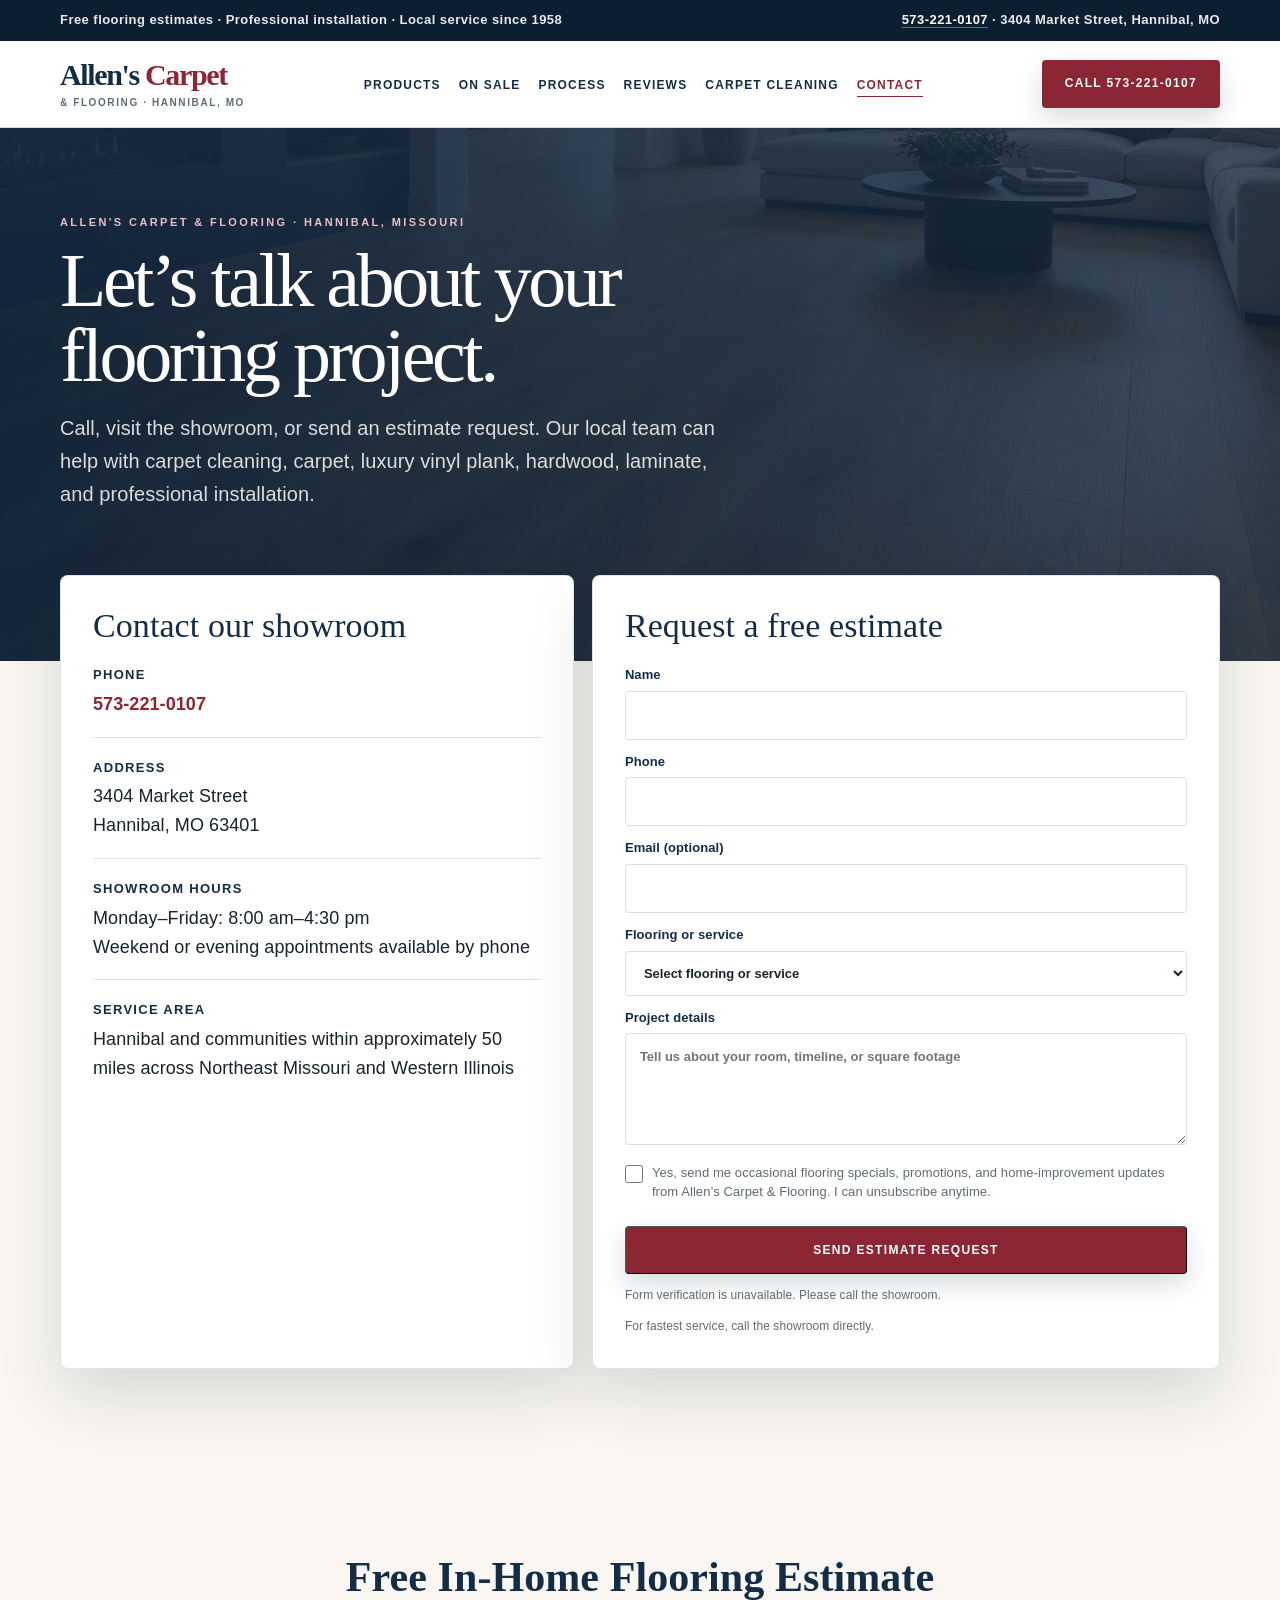
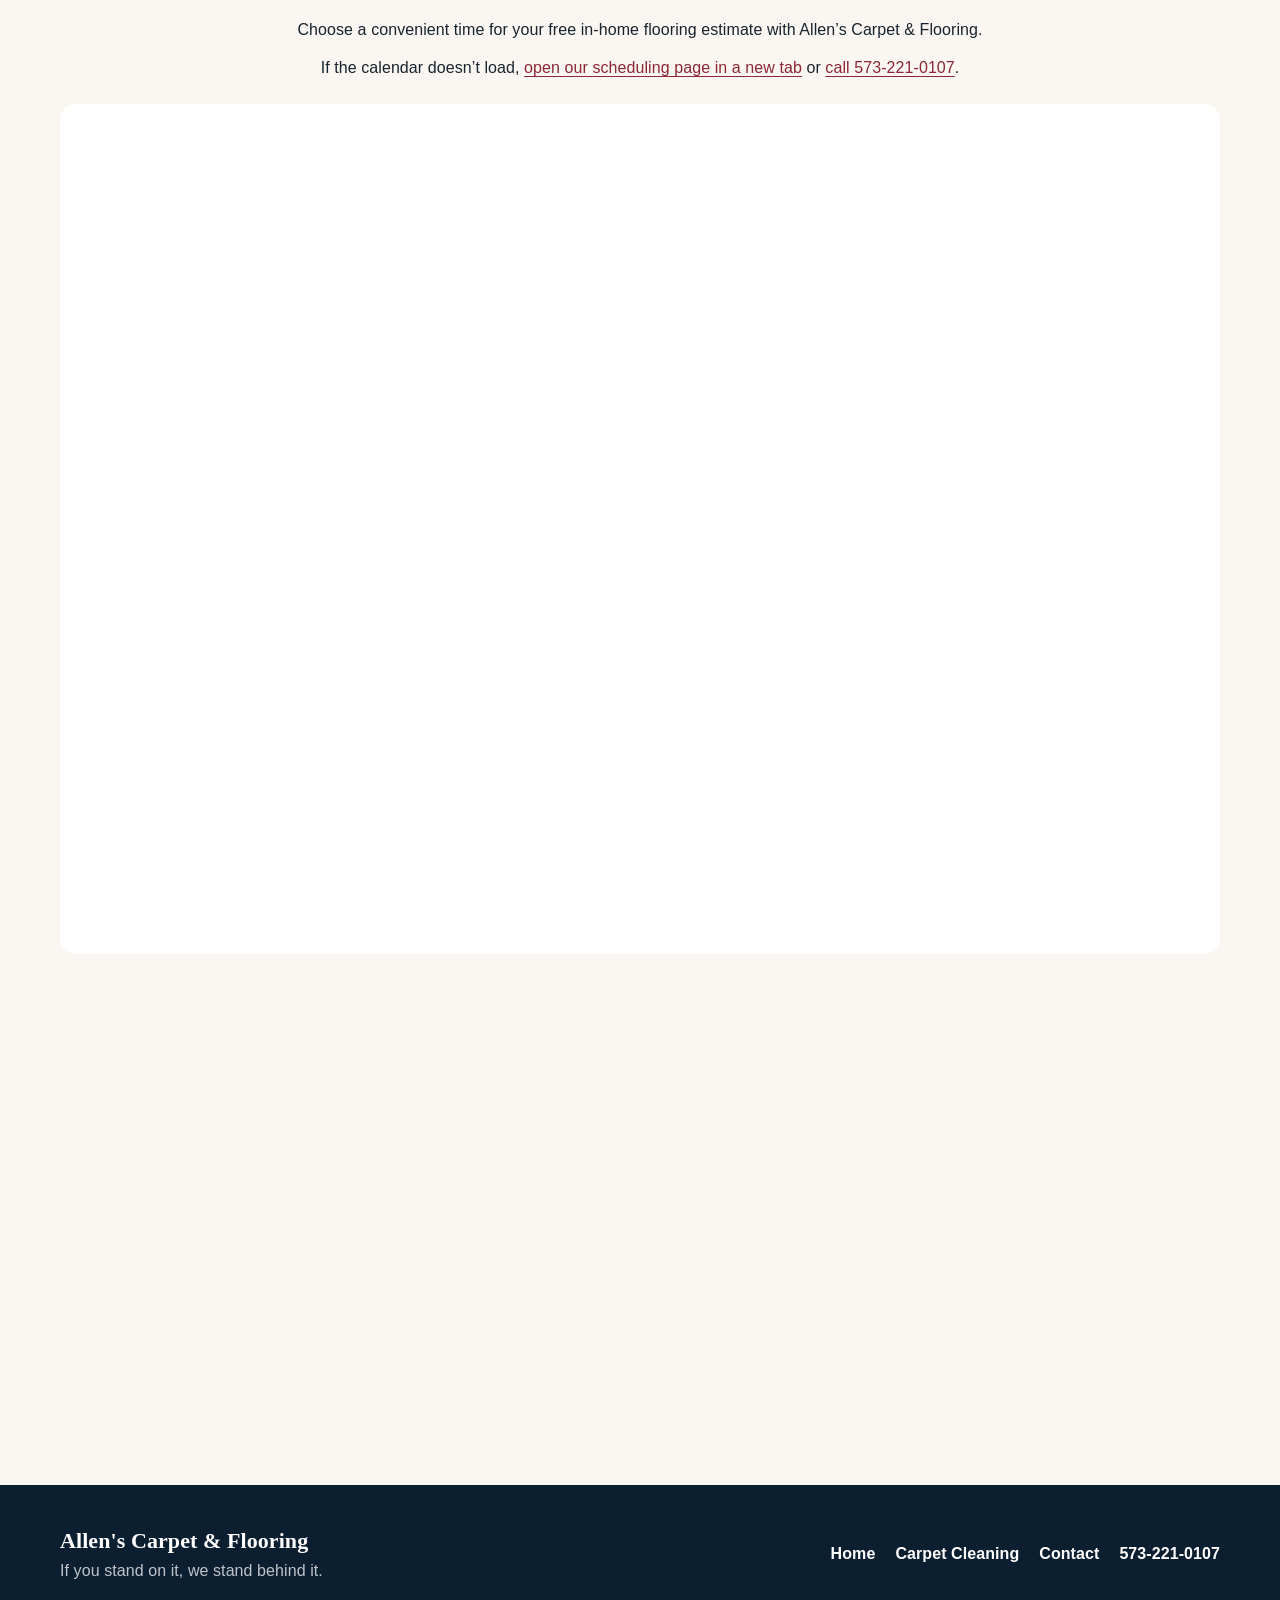
<file: contact.html>
<!DOCTYPE html>
<html lang="en">
<head>
  <meta charset="UTF-8" />
  <meta name="viewport" content="width=device-width, initial-scale=1.0" />
  <title>Contact Allen's Carpet & Flooring | Free Estimate in Hannibal</title>
  <meta name="description" content="Call, visit, or request a free estimate from Allen’s Carpet & Flooring at 3404 Market Street in Hannibal, MO. Professional flooring installation since 1958." />
  <meta name="robots" content="index, follow, max-image-preview:large" />
  <meta name="theme-color" content="#132d46" />
  <link rel="canonical" href="https://allenscarpetinc.com/contact" />
  <link rel="preload" as="image" href="assets/flooring-showroom-hero.jpg" fetchpriority="high" />
  <link rel="icon" href="favicon.ico" sizes="32x32" />
  <link rel="icon" type="image/png" sizes="32x32" href="assets/favicon-32x32.png" />
  <link rel="apple-touch-icon" sizes="180x180" href="assets/apple-touch-icon.png" />
  <meta property="og:title" content="Contact Allen's Carpet & Flooring | Free Estimate in Hannibal" />
  <meta property="og:description" content="Call, visit the Hannibal showroom, or request a free flooring estimate from a local team serving the area since 1958." />
  <meta property="og:type" content="website" />
  <meta property="og:url" content="https://allenscarpetinc.com/contact" />
  <meta property="og:site_name" content="Allen's Carpet & Flooring" />
  <meta property="og:locale" content="en_US" />
  <meta property="og:image" content="https://allenscarpetinc.com/assets/flooring-showroom-hero.jpg" />
  <meta property="og:image:width" content="1536" />
  <meta property="og:image:height" content="1024" />
  <meta property="og:image:alt" content="Wide-plank flooring in a bright living room" />
  <meta name="twitter:card" content="summary_large_image" />
  <meta name="twitter:title" content="Contact Allen's Carpet & Flooring | Hannibal, MO" />
  <meta name="twitter:description" content="Call, visit, or request a free flooring estimate from Allen’s Carpet & Flooring in Hannibal." />
  <meta name="twitter:image" content="https://allenscarpetinc.com/assets/flooring-showroom-hero.jpg" />

  <script type="application/ld+json">
  {
    "@context": "https://schema.org",
    "@graph": [
      {
        "@type": "ContactPage",
        "@id": "https://allenscarpetinc.com/contact#webpage",
        "url": "https://allenscarpetinc.com/contact",
        "name": "Contact Allen's Carpet & Flooring",
        "description": "Contact the Allen's Carpet & Flooring showroom in Hannibal, Missouri or request a free flooring estimate.",
        "about": { "@id": "https://allenscarpetinc.com/#business" },
        "isPartOf": { "@id": "https://allenscarpetinc.com/#website" },
        "breadcrumb": { "@id": "https://allenscarpetinc.com/contact#breadcrumb" },
        "inLanguage": "en-US"
      },
      {
        "@type": "BreadcrumbList",
        "@id": "https://allenscarpetinc.com/contact#breadcrumb",
        "itemListElement": [
          { "@type": "ListItem", "position": 1, "name": "Home", "item": "https://allenscarpetinc.com/" },
          { "@type": "ListItem", "position": 2, "name": "Contact", "item": "https://allenscarpetinc.com/contact" }
        ]
      },
      {
        "@type": ["HomeAndConstructionBusiness", "Store"],
        "@id": "https://allenscarpetinc.com/#business",
        "name": "Allen's Carpet & Flooring Inc.",
        "url": "https://allenscarpetinc.com/",
        "telephone": "+1-573-221-0107",
        "priceRange": "$$",
        "address": {
          "@type": "PostalAddress",
          "streetAddress": "3404 Market Street",
          "addressLocality": "Hannibal",
          "addressRegion": "MO",
          "postalCode": "63401",
          "addressCountry": "US"
        }
      }
    ]
  }
  </script>

  <style>
    :root {
      --navy: #17314f;
      --navy-dark: #0f2339;
      --cream: #f7f1e8;
      --cream-light: #fbf7f0;
      --red: #8b1e2d;
      --red-hover: #a5283a;
      --white: #ffffff;
      --ink: #1b2531;
      --muted: #687586;
      --line: rgba(23, 49, 79, 0.14);
      --shadow: 0 20px 60px rgba(15, 35, 57, 0.16);
      --serif: Georgia, "Times New Roman", serif;
      --sans: Arial, Helvetica, sans-serif;
    }

    * { box-sizing: border-box; margin: 0; padding: 0; }
    body { font-family: var(--sans); background: var(--cream-light); color: var(--ink); line-height: 1.6; }
    a { color: inherit; text-decoration: none; }
    .container { width: min(1160px, calc(100% - 40px)); margin: 0 auto; }
    .top-strip { background: var(--navy-dark); color: rgba(255,255,255,.9); font-size: 14px; font-weight: 800; }
    .top-strip .container { display: flex; justify-content: space-between; gap: 18px; padding: 10px 0; flex-wrap: wrap; }
    .top-strip a { color: var(--white); text-decoration: underline; text-decoration-color: #b94a5a; text-underline-offset: 3px; }
    header { background: var(--white); border-bottom: 1px solid var(--line); box-shadow: 0 8px 24px rgba(15,35,57,.08); }
    .nav { min-height: 82px; display: flex; align-items: center; justify-content: space-between; gap: 24px; }
    .logo { display: flex; flex-direction: column; line-height: 1.05; }
    .logo-main { font-family: var(--serif); font-weight: 800; color: var(--navy); font-size: 28px; letter-spacing: -.03em; }
    .logo-main span { color: var(--red); }
    .logo-sub { color: var(--muted); text-transform: uppercase; font-size: 11px; font-weight: 900; letter-spacing: .13em; margin-top: 5px; }
    .nav-links { display: flex; align-items: center; gap: 8px; list-style: none; }
    .nav-links a { padding: 10px; color: var(--navy); font-size: 13px; text-transform: uppercase; font-weight: 900; letter-spacing: .07em; }
    .nav-links a[aria-current="page"] { color: var(--red); }
    .btn { display: inline-flex; align-items: center; justify-content: center; padding: 14px 24px; border-radius: 999px; font-weight: 900; text-transform: uppercase; letter-spacing: .08em; font-size: 13px; }
    .btn-primary { background: var(--red); color: var(--white); box-shadow: 0 14px 30px rgba(139,30,45,.26); }
    .btn-primary:hover { background: var(--red-hover); }
    .menu-toggle { display: none; width: 44px; height: 44px; border-radius: 12px; border: 1px solid var(--line); background: var(--white); color: var(--navy); align-items: center; justify-content: center; cursor: pointer; }
    .menu-toggle span, .menu-toggle span::before, .menu-toggle span::after { display: block; width: 22px; height: 2px; background: currentColor; content: ""; position: relative; }
    .menu-toggle span::before { position: absolute; top: -7px; }
    .menu-toggle span::after { position: absolute; top: 7px; }
    .mobile-menu { display: none; border-top: 1px solid var(--line); background: var(--white); padding: 10px 20px 22px; }
    .mobile-menu a { display: block; padding: 12px 6px; border-bottom: 1px solid var(--line); color: var(--navy); font-weight: 900; text-transform: uppercase; font-size: 13px; letter-spacing: .08em; }

    .header-actions { display: flex; align-items: center; gap: 12px; flex-shrink: 0; }
    .contact-hero { background: linear-gradient(105deg, rgba(15,35,57,.96), rgba(15,35,57,.78)), url("assets/flooring-showroom-hero.jpg") center 65%/cover; color: var(--white); padding: 86px 0 150px; }
    .eyebrow { display: block; margin-bottom: 12px; color: #e9bdc4; font-size: 12px; font-weight: 900; text-transform: uppercase; letter-spacing: .18em; }
    h1 { max-width: 780px; font-family: var(--serif); font-size: clamp(46px, 7vw, 76px); line-height: .98; letter-spacing: -.055em; }
    .contact-hero p { max-width: 680px; margin-top: 20px; color: rgba(255,255,255,.84); font-size: 20px; }
    .contact-grid { display: grid; grid-template-columns: .9fr 1.1fr; gap: 24px; margin-top: -86px; padding-bottom: 80px; position: relative; }
    .card { background: var(--white); border: 1px solid var(--line); border-radius: 26px; padding: 32px; box-shadow: var(--shadow); }
    .card h2 { margin-bottom: 20px; color: var(--navy); font-family: var(--serif); font-size: 34px; line-height: 1.08; }
    .details { display: grid; gap: 20px; }
    .detail { padding-bottom: 18px; border-bottom: 1px solid var(--line); }
    .detail:last-child { padding-bottom: 0; border-bottom: 0; }
    .detail strong { display: block; color: var(--navy); font-size: 13px; text-transform: uppercase; letter-spacing: .1em; }
    .detail a, .detail span { display: block; margin-top: 4px; font-size: 18px; }
    .detail a { color: var(--red); font-weight: 800; }
    form { display: grid; gap: 12px; }
    label { color: var(--navy); font-size: 13px; font-weight: 900; }
    input, select, textarea { width: 100%; margin-top: 5px; border: 1px solid var(--line); background: #f8fbff; border-radius: 14px; padding: 13px 14px; color: var(--ink); font: inherit; }
    textarea { min-height: 112px; resize: vertical; }
    .marketing-consent { display: flex; align-items: flex-start; gap: 9px; color: var(--muted); font-size: .8125rem; line-height: 1.45; font-weight: 400; cursor: pointer; }
    .marketing-consent input { flex: 0 0 auto; width: 18px; height: 18px; margin: 1px 0 0; padding: 0; accent-color: var(--navy); }
    .form-note { color: var(--muted); font-size: 12px; }
    .map-options { background: var(--cream-light); padding: 24px 0; scroll-margin-top: 100px; }
    .map-options .container { display: flex; align-items: center; justify-content: space-between; gap: 20px; flex-wrap: wrap; }
    .map-options strong { color: var(--navy); font-size: 18px; }
    .map-options p { color: var(--muted); margin-top: 4px; }
    .map-links { display: flex; gap: 12px; flex-wrap: wrap; }
    .map-link { display: inline-flex; align-items: center; justify-content: center; min-height: 48px; padding: 12px 18px; border: 2px solid var(--navy); border-radius: 999px; color: var(--navy); font-weight: 800; text-align: center; }
    .map-link:hover { background: var(--navy); color: var(--white); }
    .map-link:focus-visible { outline: 3px solid var(--red); outline-offset: 4px; }
    .map { height: 360px; }
    .map iframe { width: 100%; height: 100%; border: 0; display: block; }
    footer { background: var(--navy-dark); color: rgba(255,255,255,.74); padding: 38px 0; }
    .footer-inner { display: flex; justify-content: space-between; align-items: center; gap: 24px; flex-wrap: wrap; }
    .footer-inner strong { color: var(--white); font-family: var(--serif); font-size: 22px; }
    .footer-links { display: flex; gap: 20px; flex-wrap: wrap; }
    .footer-links a { color: var(--white); font-weight: 800; }

    @media (max-width: 850px) {
      .nav-links { display: none; }
      .menu-toggle { display: inline-flex; }
      .mobile-menu.open { display: block; }
      .contact-grid { grid-template-columns: 1fr; }
    }

    @media (max-width: 720px) {
      .header-actions .btn { display: none; }
    }

    @media (max-width: 560px) {
      .container { width: min(100% - 28px, 1160px); }
      .nav { gap: 12px; }
      .logo-main { font-size: 22px; }
      .logo-sub { font-size: 10px; letter-spacing: .08em; }
      .contact-hero { padding: 64px 0 132px; }
      .card { padding: 24px; }
    }
  </style>
  <link rel="stylesheet" href="assets/scheduling.css" />
  <link rel="stylesheet" href="assets/premium.css" />
</head>

<body>
  <a class="skip-link" href="#main-content">Skip to main content</a>
  <div class="top-strip">
    <div class="container">
      <div>Free flooring estimates · Professional installation · Local service since 1958</div>
      <div><a href="tel:5732210107">573-221-0107</a> · 3404 Market Street, Hannibal, MO</div>
    </div>
  </div>

  <header>
    <div class="container nav">
      <a href="/" class="logo" aria-label="Allen's Carpet and Flooring home">
        <span class="logo-main">Allen's <span>Carpet</span></span>
        <span class="logo-sub">&amp; Flooring · Hannibal, MO</span>
      </a>
      <ul class="nav-links" aria-label="Primary navigation">
        <li><a href="/#products">Products</a></li>
        <li><a href="/#specials">On Sale</a></li>
        <li><a href="/#process">Process</a></li>
        <li><a href="/#reviews">Reviews</a></li>
        <li><a href="/carpet-cleaning">Carpet Cleaning</a></li>
        <li><a href="/contact" aria-current="page">Contact</a></li>
      </ul>
      <div class="header-actions">
        <a class="btn btn-primary" href="tel:5732210107">Call 573-221-0107</a>
        <button class="menu-toggle" id="menuToggle" type="button" aria-controls="mobileMenu" aria-label="Open navigation" aria-expanded="false"><span></span></button>
      </div>
    </div>

    <nav class="mobile-menu" id="mobileMenu" aria-label="Mobile navigation">
      <a href="/#products">Products</a>
      <a href="/#specials">On Sale</a>
      <a href="/#process">Process</a>
      <a href="/#why">Why Allen's</a>
      <a href="/#reviews">Reviews</a>
      <a href="/carpet-cleaning">Carpet Cleaning</a>
      <a href="/contact" aria-current="page">Contact</a>
      <a href="/contact#schedule">Schedule a Free Estimate</a>
      <a href="tel:5732210107">Call 573-221-0107</a>
    </nav>
  </header>

  <main id="main-content">
    <section class="contact-hero">
      <div class="container">
        <span class="eyebrow">Allen's Carpet &amp; Flooring · Hannibal, Missouri</span>
        <h1>Let’s talk about your flooring project.</h1>
        <p>Call, visit the showroom, or send an estimate request. Our local team can help with carpet cleaning, carpet, luxury vinyl plank, hardwood, laminate, and professional installation.</p>
      </div>
    </section>

    <div class="container contact-grid">
      <section class="card" aria-labelledby="visit-heading">
        <h2 id="visit-heading">Contact our showroom</h2>
        <div class="details">
          <div class="detail">
            <strong>Phone</strong>
            <a href="tel:5732210107">573-221-0107</a>
          </div>
          <div class="detail">
            <strong>Address</strong>
            <span>3404 Market Street<br />Hannibal, MO 63401</span>
          </div>
          <div class="detail">
            <strong>Showroom hours</strong>
            <span>Monday–Friday: 8:00 am–4:30 pm<br />Weekend or evening appointments available by phone</span>
          </div>
          <div class="detail">
            <strong>Service area</strong>
            <span>Hannibal and communities within approximately 50 miles across Northeast Missouri and Western Illinois</span>
          </div>
        </div>
      </section>

      <section class="card" aria-labelledby="estimate-heading">
        <h2 id="estimate-heading">Request a free estimate</h2>
        <form id="estimateForm" action="/api/contact" method="post" data-contact-form autocomplete="on">
          <label>Name
            <input type="text" name="Name" autocomplete="name" maxlength="100" required />
          </label>
          <label>Phone
            <input type="tel" name="Phone" autocomplete="tel" inputmode="tel" maxlength="30" required />
          </label>
          <label>Email (optional)
            <input type="email" name="Email" autocomplete="email" inputmode="email" maxlength="254" />
          </label>
          <label>Flooring or service
            <select name="Flooring Type" required>
              <option value="">Select flooring or service</option>
              <option>Carpet</option>
              <option>Carpet Cleaning</option>
              <option>Luxury Vinyl Plank</option>
              <option>Hardwood</option>
              <option>Laminate</option>
              <option>Sheet Vinyl</option>
              <option>Not sure yet</option>
            </select>
          </label>
          <label>Project details
            <textarea name="Project Details" maxlength="3000" placeholder="Tell us about your room, timeline, or square footage"></textarea>
          </label>
          <label class="marketing-consent">
            <input type="checkbox" name="Marketing Consent" value="yes" />
            <span>Yes, send me occasional flooring specials, promotions, and home-improvement updates from Allen’s Carpet &amp; Flooring. I can unsubscribe anytime.</span>
          </label>
          <input type="hidden" name="Form Source" value="/contact" />
          <input type="text" name="Website" tabindex="-1" autocomplete="off" aria-hidden="true" hidden />
          <div data-turnstile-widget></div>
          <button class="btn btn-primary" type="submit">Send Estimate Request</button>
          <p class="form-note" data-form-status role="status" aria-live="polite" hidden></p>
          <p class="form-note">For fastest service, call the showroom directly.</p>
        </form>
      </section>
    </div>

    <section class="container scheduling-section" id="schedule" aria-labelledby="schedule-heading">
      <div class="scheduling-intro">
        <h2 id="schedule-heading">Free In-Home Flooring Estimate</h2>
        <p>Choose a convenient time for your free in-home flooring estimate with Allen’s Carpet &amp; Flooring.</p>
        <p>If the calendar doesn’t load, <a href="https://calendly.com/allenscarpetinc/30min" target="_blank" rel="noopener">open our scheduling page in a new tab</a> or <a href="tel:5732210107">call 573-221-0107</a>.</p>
      </div>
      <iframe class="scheduling-calendar" src="https://calendly.com/allenscarpetinc/30min?embed_domain=allenscarpetinc.com&amp;embed_type=Inline" title="Schedule a Free In-Home Flooring Estimate" loading="lazy"></iframe>
    </section>

    <div class="map-options" id="mapDirections">
      <div class="container">
        <div>
          <strong>Get directions to our showroom</strong>
          <p>3404 Market Street, Hannibal, MO 63401</p>
        </div>
        <nav class="map-links" aria-label="Showroom directions">
          <a class="map-link" href="https://www.google.com/maps/dir/?api=1&amp;destination=3404%20Market%20Street%2C%20Hannibal%2C%20MO%2063401" target="_blank" rel="noopener">Open in Google Maps</a>
          <a class="map-link" href="https://maps.apple.com/?daddr=3404%20Market%20Street%2C%20Hannibal%2C%20MO%2063401" target="_blank" rel="noopener">Open in Apple Maps</a>
        </nav>
      </div>
    </div>

    <div class="map" aria-label="Allen's Carpet & Flooring location map">
      <iframe
        src="https://www.google.com/maps?q=3404%20Market%20Street%20Hannibal%20MO%2063401&amp;output=embed"
        title="Allen's Carpet & Flooring map"
        loading="lazy"
        referrerpolicy="no-referrer-when-downgrade">
      </iframe>
    </div>
  </main>

  <footer>
    <div class="container footer-inner">
      <div><strong>Allen's Carpet &amp; Flooring</strong><br />If you stand on it, we stand behind it.</div>
      <div class="footer-links">
        <a href="/">Home</a>
        <a href="/carpet-cleaning">Carpet Cleaning</a>
        <a href="/contact">Contact</a>
        <a href="tel:5732210107">573-221-0107</a>
      </div>
    </div>
  </footer>
  <div class="scheduling-mobile" aria-label="Quick contact options">
    <a href="tel:5732210107">Call Now</a>
    <a href="#estimateForm">Free Estimate</a>
    <a href="#schedule" aria-label="Schedule your free in-home estimate">Schedule</a>
  </div>
  <script src="assets/navigation.js" defer></script>
  <script src="assets/contact-form.js" defer></script>
</body>
</html>
</file>
<file: assets/scheduling.css>
/* Scheduling additions share the existing brand colors and preserve contact paths. */
.scheduling-cta { flex-basis: 100%; max-width: 490px; }
.scheduling-section { padding-bottom: 64px; scroll-margin-top: 110px; }
.scheduling-intro { max-width: 760px; margin: 0 auto 24px; text-align: center; }
.scheduling-intro h2 { font-family: var(--serif); color: var(--navy); font-size: clamp(30px, 5vw, 42px); line-height: 1.15; margin-bottom: 16px; }
.scheduling-intro p { margin-top: 12px; }
.scheduling-intro a { color: var(--red); text-decoration: underline; text-underline-offset: 3px; }
.scheduling-calendar { display: block; width: 100%; height: 850px; border: 0; border-radius: 16px; background: white; }
.scheduling-mobile { display: none; }
.scheduling-cta:focus-visible, .scheduling-mobile a:focus-visible, .scheduling-intro a:focus-visible { outline: 3px solid var(--red); outline-offset: 4px; }
#estimateForm { scroll-margin-top: 110px; }
@media (max-width: 720px) {
  body { padding-bottom: calc(96px + env(safe-area-inset-bottom)); }
  .scheduling-mobile { display: grid; position: fixed; left: 10px; right: 10px; bottom: calc(10px + env(safe-area-inset-bottom)); z-index: 200; grid-template-columns: 1fr 1.15fr 1fr; gap: 6px; }
  .scheduling-mobile a { display: flex; align-items: center; justify-content: center; min-height: 52px; padding: 12px 6px; border-radius: 12px; background: var(--navy); color: white; font-size: 13px; font-weight: 900; text-align: center; box-shadow: 0 6px 20px rgba(15,35,57,.22); }
  .scheduling-mobile a:first-child { background: #315b45; }
  .scheduling-mobile a:last-child { background: var(--red); }
  .scheduling-calendar { height: 1050px; }
}
</file>
<file: assets/premium.css>
/* Shared visual refinement for the public site. Loaded after page-specific styles. */
:root {
  --navy: #132d46;
  --navy-dark: #0b1f31;
  --cream: #f2eadf;
  --cream-light: #faf7f2;
  --red: #8b2635;
  --red-hover: #a03243;
  --red-soft: #c77782;
  --ink: #18232d;
  --muted: #5f6b75;
  --line: rgba(19, 45, 70, 0.14);
  --shadow: 0 24px 64px rgba(11, 31, 49, 0.15);
  --shadow-soft: 0 12px 32px rgba(11, 31, 49, 0.08);
  --serif: "Iowan Old Style", "Palatino Linotype", Palatino, Baskerville, Georgia, serif;
  --sans: Avenir, "Avenir Next", "Segoe UI", Helvetica, Arial, sans-serif;
}

html {
  scroll-padding-top: 110px;
}

body {
  font-family: var(--sans);
  font-size: 16px;
  letter-spacing: 0.005em;
  text-rendering: optimizeLegibility;
}

.skip-link {
  position: fixed;
  z-index: 1000;
  top: 12px;
  left: 12px;
  padding: 12px 18px;
  color: #fff;
  background: var(--navy-dark);
  border-radius: 4px;
  transform: translateY(-160%);
  transition: transform 0.2s ease;
}

.skip-link:focus {
  transform: translateY(0);
}

a:focus-visible,
button:focus-visible,
input:focus-visible,
select:focus-visible,
textarea:focus-visible,
summary:focus-visible {
  outline: 3px solid #d5a54c;
  outline-offset: 4px;
}

.top-strip {
  font-size: 13px;
  font-weight: 650;
  letter-spacing: 0.035em;
}

header {
  position: sticky;
  top: 0;
  z-index: 100;
  background: rgba(255,255,255,0.97);
  box-shadow: 0 1px 0 rgba(11, 31, 49, 0.08);
  backdrop-filter: blur(16px);
}

.nav {
  min-height: 86px;
}

.logo-main,
.footer-logo,
.footer-inner strong {
  font-weight: 600;
}

.logo-main {
  font-size: 30px;
  letter-spacing: -0.045em;
}

.logo-sub {
  margin-top: 7px;
  font-size: 10px;
  font-weight: 700;
  letter-spacing: 0.16em;
}

.nav-links {
  gap: 10px;
}

.nav-links a {
  position: relative;
  padding: 12px 4px 9px;
  border-radius: 0;
  font-size: 12px;
  font-weight: 700;
  letter-spacing: 0.1em;
  background: transparent;
}

.nav-links a::after {
  position: absolute;
  right: 4px;
  bottom: 4px;
  left: 4px;
  height: 1px;
  background: var(--red);
  content: "";
  transform: scaleX(0);
  transform-origin: left;
  transition: transform 0.2s ease;
}

.nav-links a:hover,
.nav-links a[aria-current="page"] {
  color: var(--red);
  background: transparent;
}

.nav-links a:hover::after,
.nav-links a[aria-current="page"]::after {
  transform: scaleX(1);
}

.phone-link {
  font-size: 16px;
  font-weight: 700;
}

.btn {
  min-height: 48px;
  padding: 14px 23px;
  border-width: 1px;
  border-radius: 4px;
  font-size: 12px;
  font-weight: 750;
  letter-spacing: 0.11em;
  box-shadow: none;
}

.btn-primary,
.btn-blue,
.btn-green {
  box-shadow: 0 10px 24px rgba(11, 31, 49, 0.16);
}

.btn:hover {
  transform: translateY(-1px);
}

.menu-toggle {
  border-radius: 4px;
}

.hero,
.contact-hero {
  background-position: center 64%;
}

.hero::before,
.contact-hero::before {
  position: absolute;
  inset: 0;
  pointer-events: none;
  content: "";
  background: linear-gradient(180deg, rgba(255,255,255,0.03), transparent 42%);
}

.eyebrow {
  font-size: 11px;
  font-weight: 750;
  letter-spacing: 0.22em;
}

.hero .eyebrow,
.why .eyebrow,
.showroom .eyebrow {
  color: #f0d6d9;
  text-shadow: none;
}

.hero h1,
h1,
.section-head h2,
.sample-preview h2,
.cleaning-copy h2,
.showroom h2,
.intro h2,
.cta h2 {
  font-weight: 500;
  letter-spacing: -0.045em;
}

.hero h1 {
  max-width: 700px;
  font-size: clamp(48px, 6.6vw, 80px);
  line-height: 0.98;
}

.hero p,
.contact-hero p {
  line-height: 1.65;
}

.hero-proof {
  gap: 0;
  border-top: 1px solid rgba(255,255,255,0.26);
  border-bottom: 1px solid rgba(255,255,255,0.26);
}

.proof {
  padding: 18px 18px 18px 0;
  border: 0;
  border-radius: 0;
  background: transparent;
  backdrop-filter: none;
}

.proof + .proof {
  padding-left: 22px;
  border-left: 1px solid rgba(255,255,255,0.26);
}

.proof strong {
  font-family: var(--serif);
  font-size: 28px;
  font-weight: 500;
}

.proof span {
  font-weight: 550;
}

.quote-card,
.card {
  border: 1px solid rgba(19,45,70,0.12);
  border-radius: 8px;
  box-shadow: var(--shadow);
}

.quote-card {
  padding: 34px;
  border-top: 4px solid var(--red);
}

.quote-card h2,
.card h2 {
  font-weight: 500;
}

input,
select,
textarea {
  border-radius: 4px;
  background: #fff;
}

.quick-actions {
  padding: 0;
}

.quick-grid {
  grid-template-columns: repeat(3, 1fr);
  gap: 0;
}

.quick-card {
  display: block;
  padding: 28px 28px 26px;
  border: 0;
  border-right: 1px solid var(--line);
  border-radius: 0;
  background: #fff;
  box-shadow: none;
  font-weight: 600;
  transition: color 0.2s ease, background 0.2s ease;
}

.quick-card:first-child {
  border-left: 1px solid var(--line);
}

.quick-card:hover {
  color: var(--red);
  background: var(--cream-light);
}

.quick-card small,
.quick-card strong {
  display: block;
}

.quick-card small {
  margin-bottom: 7px;
  color: var(--muted);
  font-size: 10px;
  font-weight: 700;
  letter-spacing: 0.16em;
  text-transform: uppercase;
}

.quick-card strong {
  font-family: var(--serif);
  font-size: 22px;
  font-weight: 500;
}

section {
  padding: 104px 0;
}

main > section:not(:first-child),
main > .map-options,
main > .map {
  content-visibility: auto;
  contain-intrinsic-size: auto 720px;
}

.section-head {
  margin-bottom: 48px;
}

.section-head h2 {
  font-size: clamp(38px, 4.7vw, 58px);
}

.product-gallery {
  gap: 12px;
}

.product-tile,
.cleaning-card,
.sample-preview-card,
.result-card,
.cta-card {
  border-radius: 8px;
}

.product-tile {
  background: var(--navy-dark);
  box-shadow: none;
}

.product-tile > img {
  position: absolute;
  inset: 0;
  width: 100%;
  height: 100%;
  object-fit: cover;
  transition: transform 0.45s ease;
}

.product-tile:hover > img {
  transform: scale(1.025);
}

.product-tile::after {
  background: linear-gradient(180deg, transparent 26%, rgba(8,25,39,0.9));
}

.product-tile h3 {
  font-weight: 500;
}

.sample-preview-card {
  box-shadow: 0 28px 70px rgba(11,31,49,0.2);
}

.sample-preview-visual {
  min-height: 420px;
  background: #d7c8b7;
}

.sample-preview-visual::before {
  inset: 0;
  width: auto;
  height: auto;
  border-radius: 0;
  background: linear-gradient(135deg, rgba(255,255,255,0.12), rgba(11,31,49,0.12));
  transform: none;
}

.sample-board {
  width: 170px;
  height: 270px;
  border: 7px solid rgba(255,255,255,0.95);
  border-radius: 2px;
  box-shadow: 0 24px 45px rgba(11,31,49,0.26);
}

.sample-board img {
  width: 100%;
  height: 100%;
  object-fit: cover;
}

.sample-board::after {
  display: none;
}

.sample-preview-badge,
.sale-badge,
.result-labels span {
  border-radius: 3px;
}

.sample-preview-badge span {
  border-radius: 2px;
}

.cleaning-card {
  border: 0;
  box-shadow: var(--shadow-soft);
}

.cleaning-feature {
  padding: 104px 0;
}

.cleaning-card img {
  min-height: 460px;
}

.why::before {
  background: linear-gradient(135deg, rgba(139,38,53,0.16), transparent 42%);
}

.why-item {
  border-top-width: 1px;
}

.why-item h3,
.step h3,
.sale-card h3 {
  font-weight: 500;
}

.step,
.sale-card,
.review-card,
.benefit,
details,
.area-list div {
  border-radius: 6px;
  box-shadow: none;
}

.step-number {
  border-radius: 3px;
}

.review-card {
  background: var(--cream-light);
}

.rating {
  color: #a77426;
}

.showroom {
  background-image: linear-gradient(90deg, rgba(11,31,49,0.95), rgba(11,31,49,0.78)), url("flooring-showroom-hero.jpg");
}

.map-link {
  border-width: 1px;
  border-radius: 4px;
}

.contact-hero {
  position: relative;
}

.contact-grid {
  gap: 18px;
}

.result-card,
.benefit,
details {
  box-shadow: var(--shadow-soft);
}

.result-image img {
  background: var(--cream-light);
}

.mobile-sticky a,
.scheduling-mobile a {
  border-radius: 4px;
}

@media (max-width: 1060px) {
  .quick-grid {
    grid-template-columns: repeat(3, 1fr);
  }
}

@media (max-width: 720px) {
  html {
    scroll-padding-top: 86px;
  }

  .nav {
    min-height: 74px;
  }

  .hero h1 {
    font-size: clamp(43px, 13vw, 61px);
  }

  .hero-proof {
    grid-template-columns: 1fr;
  }

  .proof,
  .proof + .proof {
    padding: 13px 0;
    border-left: 0;
    border-top: 1px solid rgba(255,255,255,0.18);
  }

  .proof:first-child {
    border-top: 0;
  }

  .quick-grid {
    grid-template-columns: 1fr;
  }

  .quick-card,
  .quick-card:first-child {
    border-right: 1px solid var(--line);
    border-bottom: 1px solid var(--line);
    border-left: 1px solid var(--line);
  }

  section {
    padding: 72px 0;
  }

  .cleaning-feature {
    padding: 72px 0;
  }

  .sample-preview-card,
  .product-tile,
  .cleaning-card,
  .cta-card {
    border-radius: 6px;
  }
}

@media (prefers-reduced-motion: reduce) {
  html {
    scroll-behavior: auto;
  }

  *,
  *::before,
  *::after {
    scroll-behavior: auto !important;
    transition-duration: 0.01ms !important;
  }
}
</file>
